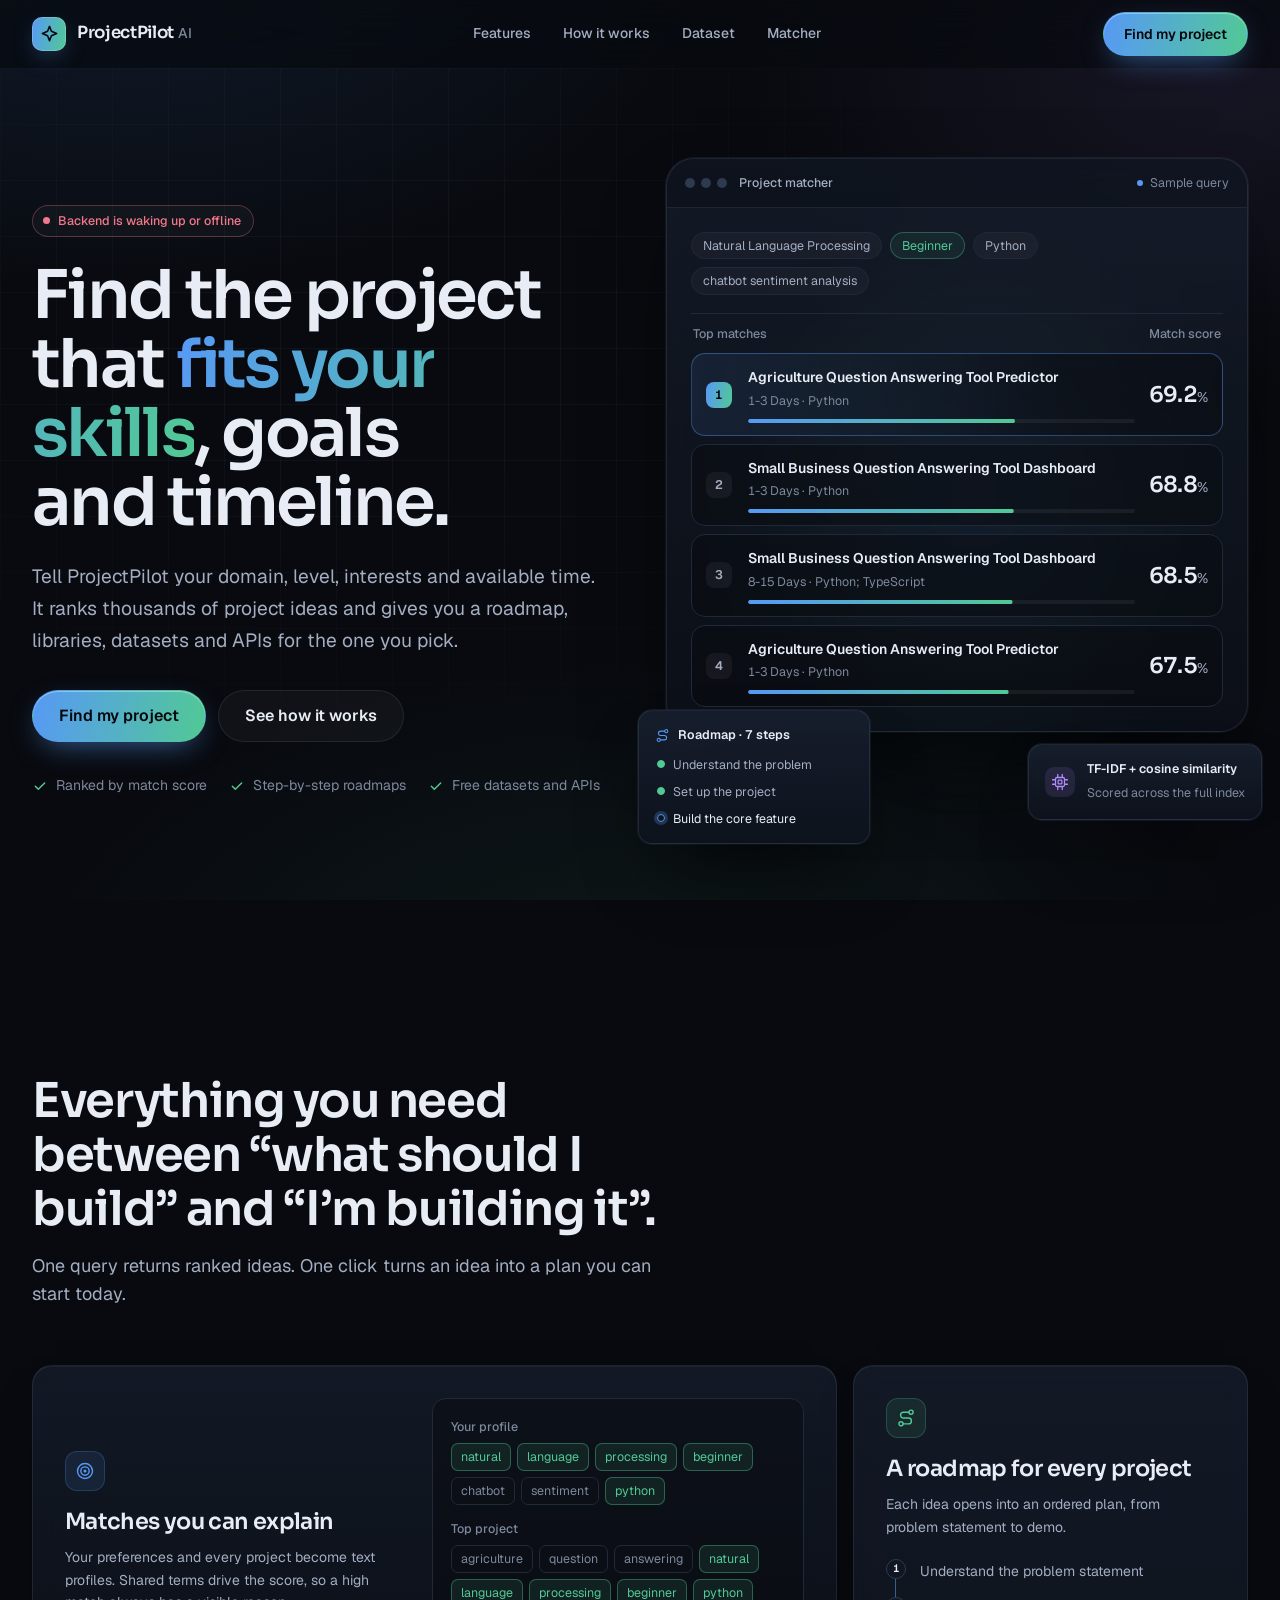
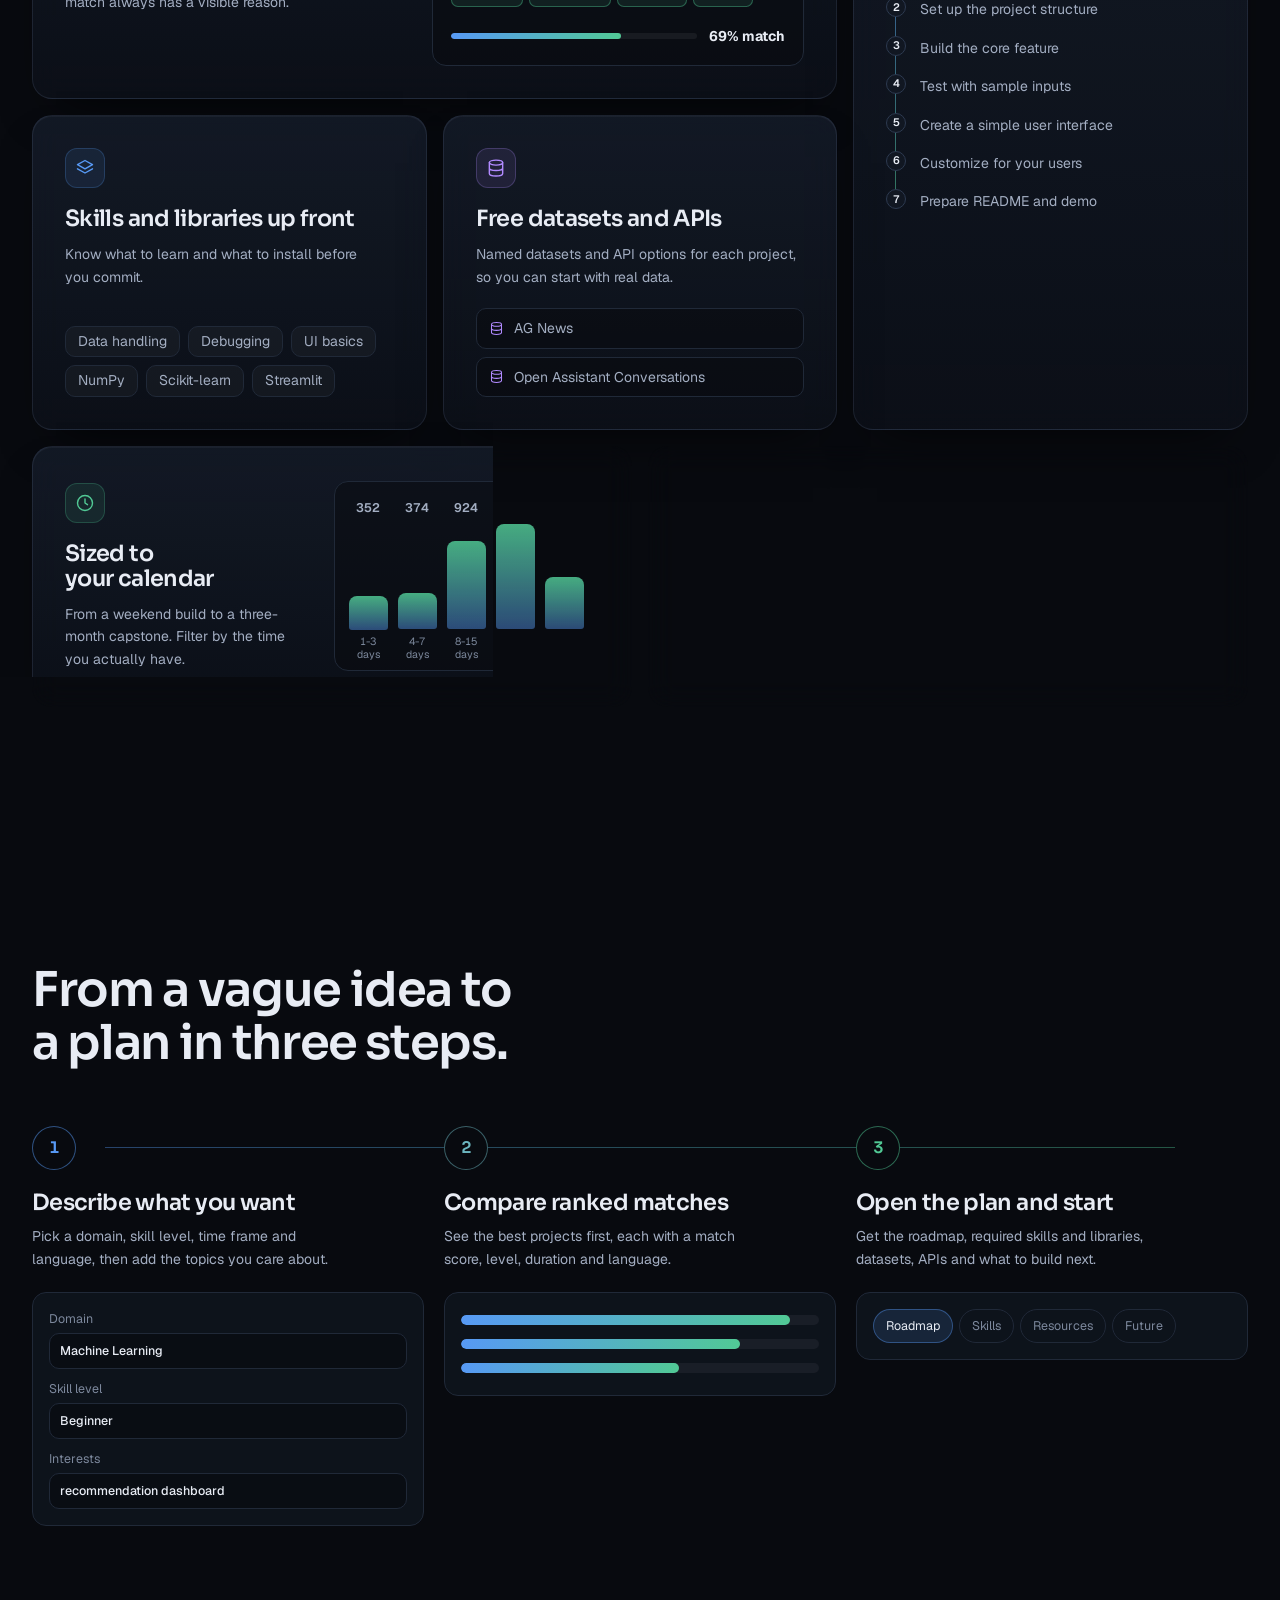
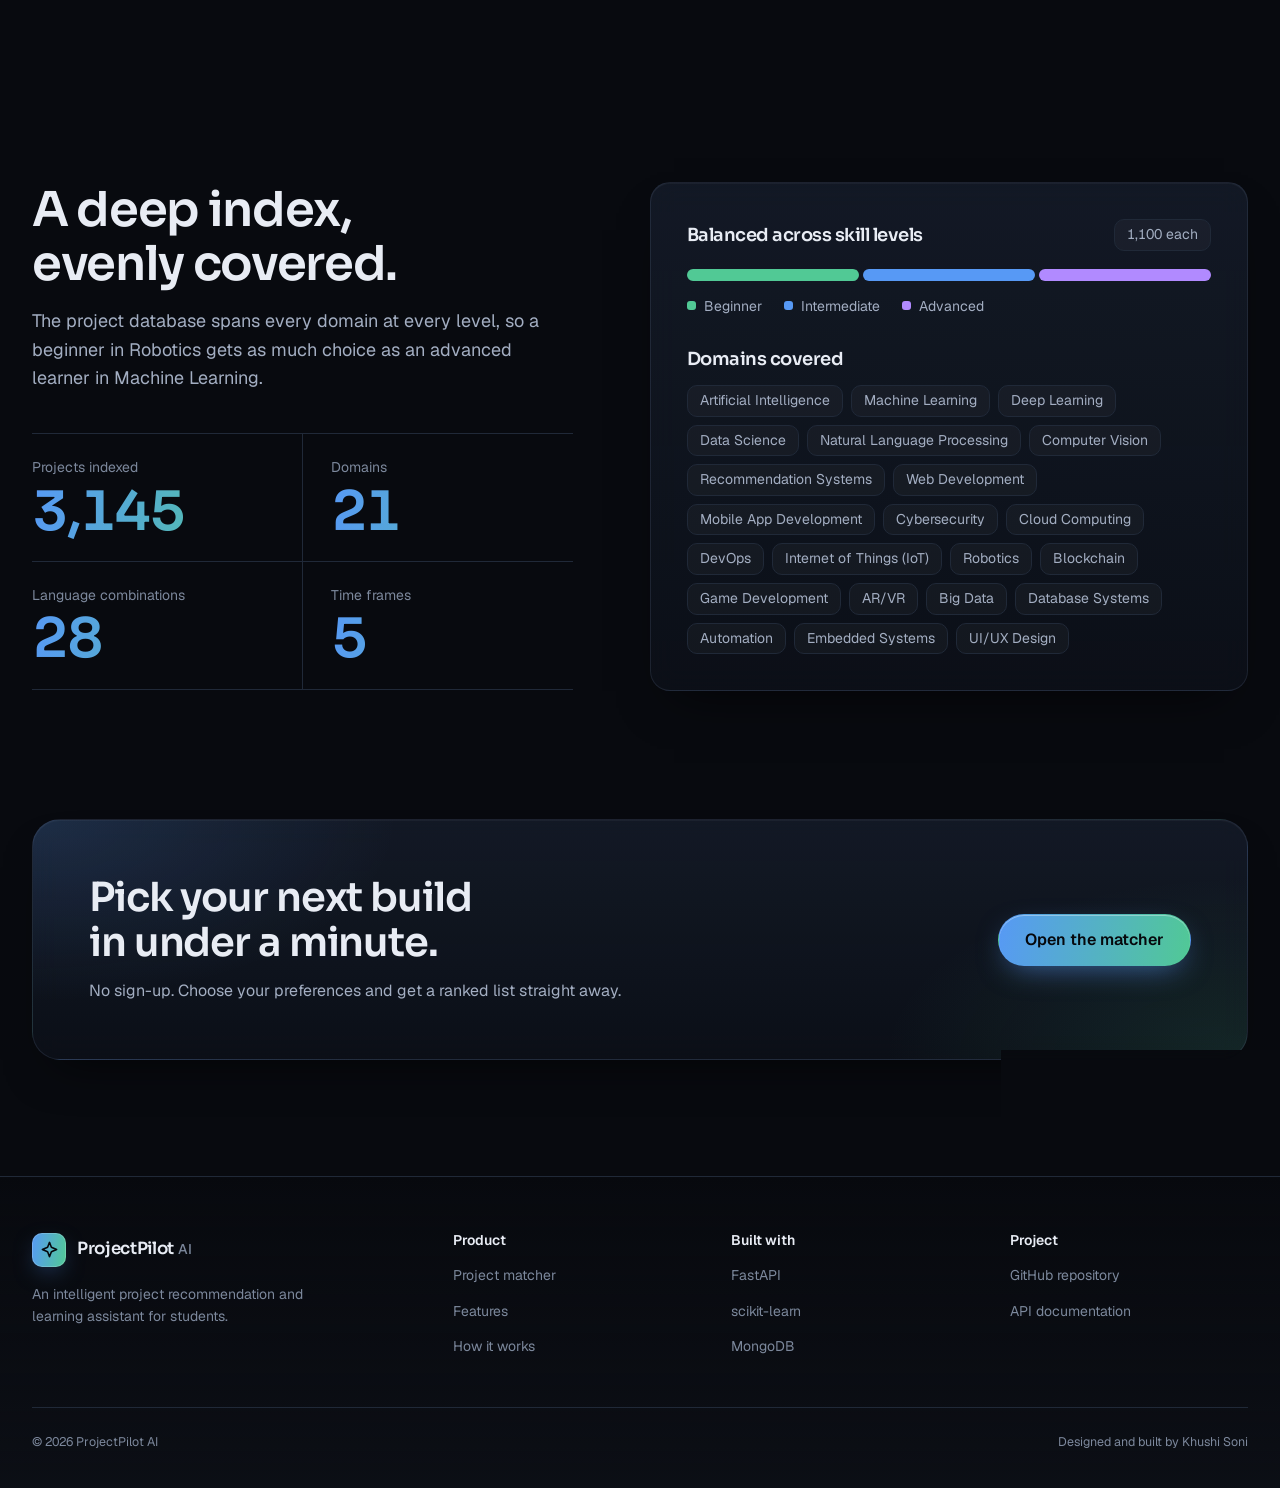
<file: frontend/index.html>
<!DOCTYPE html>
<html lang="en" class="no-js">
  <head>
    <meta charset="UTF-8" />
    <meta name="viewport" content="width=device-width, initial-scale=1.0" />
    <title>ProjectPilot AI | Find the project that fits you</title>
    <meta
      name="description"
      content="ProjectPilot AI matches students with practical projects by domain, skill level, interests, time and language, then hands over a roadmap, datasets and APIs."
    />
    <meta name="theme-color" content="#080A0F" />
    <link rel="icon" href="favicon.svg" type="image/svg+xml" />
    <link rel="preload" href="fonts/sora-latin-wght-normal.woff2" as="font" type="font/woff2" crossorigin />
    <link rel="preload" href="fonts/geist-latin-wght-normal.woff2" as="font" type="font/woff2" crossorigin />
    <link rel="stylesheet" href="css/tokens.css" />
    <link rel="stylesheet" href="css/base.css" />
    <link rel="stylesheet" href="css/landing.css" />
  </head>
  <body>
    <a class="skip-link" href="#main">Skip to content</a>

    <header class="site-header">
      <nav class="navbar container" aria-label="Main navigation">
        <a class="brand" href="index.html" aria-label="ProjectPilot AI home">
          <span class="brand-mark"><svg class="icon" aria-hidden="true"><use href="#i-logo"></use></svg></span>
          <span>ProjectPilot <small>AI</small></span>
        </a>

        <div class="nav-links" id="navLinks">
          <a href="#features">Features</a>
          <a href="#how">How it works</a>
          <a href="#index">Dataset</a>
          <a href="app.html">Matcher</a>
        </div>

        <div class="nav-actions">
          <a class="button button-primary" href="app.html">Find my project</a>
          <button class="nav-toggle" type="button" aria-label="Toggle navigation" aria-controls="navLinks" aria-expanded="false"></button>
        </div>
      </nav>
    </header>

    <main id="main">
      <!-- ================= HERO ================= -->
      <section class="hero" id="home">
        <div class="hero-grid-bg" aria-hidden="true"></div>
        <div class="container hero-inner">
          <div class="hero-copy">
            <span class="status" id="heroStatus" role="status">Checking backend</span>
            <h1>Find the project that <span class="grad">fits your skills</span>, goals and timeline.</h1>
            <p class="lead">
              Tell ProjectPilot your domain, level, interests and available time. It ranks thousands of
              project ideas and gives you a roadmap, libraries, datasets and APIs for the one you pick.
            </p>
            <div class="hero-actions">
              <a class="button button-primary button-lg" href="app.html">Find my project</a>
              <a class="button button-ghost button-lg" href="#how">See how it works</a>
            </div>
            <ul class="hero-facts" aria-label="What you get">
              <li><svg class="icon" aria-hidden="true"><use href="#i-check"></use></svg>Ranked by match score</li>
              <li><svg class="icon" aria-hidden="true"><use href="#i-check"></use></svg>Step-by-step roadmaps</li>
              <li><svg class="icon" aria-hidden="true"><use href="#i-check"></use></svg>Free datasets and APIs</li>
            </ul>
          </div>

          <!-- Product preview. Rows are real results from the recommender for the query shown. -->
          <div class="hero-visual" aria-label="Preview of the project matcher showing ranked results">
            <div class="preview glass">
              <div class="preview-bar">
                <span class="dots" aria-hidden="true"><i></i><i></i><i></i></span>
                <span class="preview-title">Project matcher</span>
                <span class="preview-live"><i></i>Sample query</span>
              </div>

              <div class="preview-body">
                <div class="query">
                  <span class="chip">Natural Language Processing</span>
                  <span class="chip level-chip beginner">Beginner</span>
                  <span class="chip">Python</span>
                  <span class="chip">chatbot sentiment analysis</span>
                </div>

                <div class="preview-head">
                  <span>Top matches</span>
                  <span>Match score</span>
                </div>

                <ol class="rank" id="heroRank">
                  <li style="--score: 69.16; --i: 0">
                    <span class="rank-n">1</span>
                    <div class="rank-main">
                      <strong>Agriculture Question Answering Tool Predictor</strong>
                      <span class="rank-meta">1-3 Days · Python</span>
                      <span class="rank-bar"><i></i></span>
                    </div>
                    <span class="rank-score"><b>69.2</b>%</span>
                  </li>
                  <li style="--score: 68.84; --i: 1">
                    <span class="rank-n">2</span>
                    <div class="rank-main">
                      <strong>Small Business Question Answering Tool Dashboard</strong>
                      <span class="rank-meta">1-3 Days · Python</span>
                      <span class="rank-bar"><i></i></span>
                    </div>
                    <span class="rank-score"><b>68.8</b>%</span>
                  </li>
                  <li style="--score: 68.53; --i: 2">
                    <span class="rank-n">3</span>
                    <div class="rank-main">
                      <strong>Small Business Question Answering Tool Dashboard</strong>
                      <span class="rank-meta">8-15 Days · Python; TypeScript</span>
                      <span class="rank-bar"><i></i></span>
                    </div>
                    <span class="rank-score"><b>68.5</b>%</span>
                  </li>
                  <li style="--score: 67.51; --i: 3">
                    <span class="rank-n">4</span>
                    <div class="rank-main">
                      <strong>Agriculture Question Answering Tool Predictor</strong>
                      <span class="rank-meta">1-3 Days · Python</span>
                      <span class="rank-bar"><i></i></span>
                    </div>
                    <span class="rank-score"><b>67.5</b>%</span>
                  </li>
                </ol>
              </div>
            </div>

            <div class="float-card float-roadmap glass" aria-hidden="true">
              <div class="float-title"><svg class="icon"><use href="#i-route"></use></svg>Roadmap · 7 steps</div>
              <ul>
                <li class="done">Understand the problem</li>
                <li class="done">Set up the project</li>
                <li class="now">Build the core feature</li>
              </ul>
            </div>

            <div class="float-card float-engine glass" aria-hidden="true">
              <svg class="icon"><use href="#i-cpu"></use></svg>
              <div>
                <strong>TF-IDF + cosine similarity</strong>
                <span>Scored across the full index</span>
              </div>
            </div>
          </div>
        </div>
      </section>

      <!-- ================= FEATURES (BENTO) ================= -->
      <section class="section" id="features">
        <div class="container">
          <div class="section-head reveal">
            <h2>Everything you need between “what should I build” and “I’m building it”.</h2>
            <p>One query returns ranked ideas. One click turns an idea into a plan you can start today.</p>
          </div>

          <div class="bento">
            <!-- A: explainable matching -->
            <article class="bento-card spot glass b-explain reveal">
              <div class="bento-text">
                <span class="bento-icon"><svg class="icon"><use href="#i-target"></use></svg></span>
                <h3>Matches you can explain</h3>
                <p>
                  Your preferences and every project become text profiles. Shared terms drive the score, so
                  a high match always has a visible reason.
                </p>
              </div>
              <div class="viz-tokens" aria-label="Example of shared terms between a user profile and a project">
                <div class="tok-row">
                  <span class="tok-label">Your profile</span>
                  <span class="tok hit">natural</span><span class="tok hit">language</span><span class="tok hit">processing</span>
                  <span class="tok hit">beginner</span><span class="tok">chatbot</span><span class="tok">sentiment</span><span class="tok hit">python</span>
                </div>
                <div class="tok-row">
                  <span class="tok-label">Top project</span>
                  <span class="tok">agriculture</span><span class="tok">question</span><span class="tok">answering</span>
                  <span class="tok hit">natural</span><span class="tok hit">language</span><span class="tok hit">processing</span>
                  <span class="tok hit">beginner</span><span class="tok hit">python</span>
                </div>
                <div class="tok-score">
                  <span class="tok-bar"><i style="width: 69%"></i></span>
                  <strong>69% match</strong>
                </div>
              </div>
            </article>

            <!-- B: roadmap -->
            <article class="bento-card spot glass b-roadmap reveal" style="--d: 80ms">
              <span class="bento-icon"><svg class="icon"><use href="#i-route"></use></svg></span>
              <h3>A roadmap for every project</h3>
              <p>Each idea opens into an ordered plan, from problem statement to demo.</p>
              <ol class="timeline">
                <li>Understand the problem statement</li>
                <li>Set up the project structure</li>
                <li>Build the core feature</li>
                <li>Test with sample inputs</li>
                <li>Create a simple user interface</li>
                <li>Customize for your users</li>
                <li>Prepare README and demo</li>
              </ol>
            </article>

            <!-- C: skills & libraries -->
            <article class="bento-card spot glass b-skills reveal" style="--d: 40ms">
              <span class="bento-icon"><svg class="icon"><use href="#i-layers"></use></svg></span>
              <h3>Skills and libraries up front</h3>
              <p>Know what to learn and what to install before you commit.</p>
              <div class="chip-cloud">
                <span class="chip">Data handling</span><span class="chip">Debugging</span><span class="chip">UI basics</span>
                <span class="chip">NumPy</span><span class="chip">Scikit-learn</span><span class="chip">Streamlit</span>
              </div>
            </article>

            <!-- D: datasets & APIs -->
            <article class="bento-card spot glass b-data reveal" style="--d: 80ms">
              <span class="bento-icon"><svg class="icon"><use href="#i-database"></use></svg></span>
              <h3>Free datasets and APIs</h3>
              <p>Named datasets and API options for each project, so you can start with real data.</p>
              <ul class="src-list" aria-label="Example datasets">
                <li><svg class="icon"><use href="#i-database"></use></svg>AG News</li>
                <li><svg class="icon"><use href="#i-database"></use></svg>Open Assistant Conversations</li>
              </ul>
            </article>

            <!-- E: sized to time -->
            <article class="bento-card spot glass b-time reveal">
              <div class="bento-text">
                <span class="bento-icon"><svg class="icon"><use href="#i-clock"></use></svg></span>
                <h3>Sized to your calendar</h3>
                <p>From a weekend build to a three-month capstone. Filter by the time you actually have.</p>
              </div>
              <div class="viz-time" role="img" aria-label="Projects by estimated time: 352 for 1 to 3 days, 374 for 4 to 7 days, 924 for 8 to 15 days, 1100 for 16 to 30 days, 550 for 1 to 3 months">
                <div class="time-col" style="--h: 32%"><b>352</b><i></i><span>1-3 days</span></div>
                <div class="time-col" style="--h: 34%"><b>374</b><i></i><span>4-7 days</span></div>
                <div class="time-col" style="--h: 84%"><b>924</b><i></i><span>8-15 days</span></div>
                <div class="time-col" style="--h: 100%"><b>1,100</b><i></i><span>16-30 days</span></div>
                <div class="time-col" style="--h: 50%"><b>550</b><i></i><span>1-3 months</span></div>
              </div>
            </article>

            <!-- F: open API -->
            <article class="bento-card spot glass b-api reveal" style="--d: 80ms">
              <div class="bento-text">
                <span class="bento-icon"><svg class="icon"><use href="#i-terminal"></use></svg></span>
                <h3>Open API underneath</h3>
                <p>A FastAPI backend with MongoDB storage and a JSON fallback. Build on it or call it directly.</p>
              </div>
              <pre class="code" aria-label="Example request to the recommend endpoint"><code><span class="c-m">POST</span> <span class="c-p">/recommend</span>
{
  <span class="c-k">"domain"</span>: <span class="c-s">"Machine Learning"</span>,
  <span class="c-k">"skill_level"</span>: <span class="c-s">"Beginner"</span>,
  <span class="c-k">"interests"</span>: <span class="c-s">"dashboard"</span>,
  <span class="c-k">"top_n"</span>: <span class="c-n">5</span>
}</code></pre>
            </article>
          </div>
        </div>
      </section>

      <!-- ================= HOW IT WORKS ================= -->
      <section class="section how" id="how">
        <div class="container">
          <div class="section-head reveal">
            <h2>From a vague idea to a plan in three steps.</h2>
          </div>

          <ol class="steps">
            <li class="step reveal">
              <span class="step-n">1</span>
              <h3>Describe what you want</h3>
              <p>Pick a domain, skill level, time frame and language, then add the topics you care about.</p>
              <div class="step-viz sv-form" aria-hidden="true">
                <span>Domain<b>Machine Learning</b></span>
                <span>Skill level<b>Beginner</b></span>
                <span>Interests<b>recommendation dashboard</b></span>
              </div>
            </li>
            <li class="step reveal" style="--d: 100ms">
              <span class="step-n">2</span>
              <h3>Compare ranked matches</h3>
              <p>See the best projects first, each with a match score, level, duration and language.</p>
              <div class="step-viz sv-rank" aria-hidden="true">
                <span><i style="width: 92%"></i></span>
                <span><i style="width: 78%"></i></span>
                <span><i style="width: 61%"></i></span>
              </div>
            </li>
            <li class="step reveal" style="--d: 200ms">
              <span class="step-n">3</span>
              <h3>Open the plan and start</h3>
              <p>Get the roadmap, required skills and libraries, datasets, APIs and what to build next.</p>
              <div class="step-viz sv-tabs" aria-hidden="true">
                <span class="on">Roadmap</span><span>Skills</span><span>Resources</span><span>Future</span>
              </div>
            </li>
          </ol>
        </div>
      </section>

      <!-- ================= INDEX / METRICS ================= -->
      <section class="section" id="index">
        <div class="container index-grid">
          <div class="reveal">
            <h2>A deep index, evenly covered.</h2>
            <p class="index-lead">
              The project database spans every domain at every level, so a beginner in Robotics gets as
              much choice as an advanced learner in Machine Learning.
            </p>

            <dl class="metrics">
              <div class="metric">
                <dt>Projects indexed</dt>
                <dd><span id="statProjects" data-count="3300">3,300</span></dd>
              </div>
              <div class="metric">
                <dt>Domains</dt>
                <dd><span id="statDomains" data-count="22">22</span></dd>
              </div>
              <div class="metric">
                <dt>Language combinations</dt>
                <dd><span id="statLanguages" data-count="29">29</span></dd>
              </div>
              <div class="metric">
                <dt>Time frames</dt>
                <dd><span id="statTimes" data-count="5">5</span></dd>
              </div>
            </dl>
          </div>

          <div class="index-panel glass reveal" style="--d: 100ms">
            <div class="level-split">
              <div class="level-head">
                <h3>Balanced across skill levels</h3>
                <span class="chip">1,100 each</span>
              </div>
              <div class="level-bar" role="img" aria-label="Projects split evenly across Beginner, Intermediate and Advanced">
                <span class="l-beginner"></span><span class="l-intermediate"></span><span class="l-advanced"></span>
              </div>
              <ul class="level-legend">
                <li><i class="l-beginner"></i>Beginner</li>
                <li><i class="l-intermediate"></i>Intermediate</li>
                <li><i class="l-advanced"></i>Advanced</li>
              </ul>
            </div>

            <div class="domain-block">
              <h3>Domains covered</h3>
              <div class="chip-cloud" id="domainCloud">
                <span class="chip">Artificial Intelligence</span><span class="chip">Machine Learning</span>
                <span class="chip">Deep Learning</span><span class="chip">Data Science</span>
                <span class="chip">Natural Language Processing</span><span class="chip">Computer Vision</span>
                <span class="chip">Recommendation Systems</span><span class="chip">Web Development</span>
                <span class="chip">Mobile App Development</span><span class="chip">Cybersecurity</span>
                <span class="chip">Cloud Computing</span><span class="chip">DevOps</span>
                <span class="chip">Internet of Things (IoT)</span><span class="chip">Robotics</span>
                <span class="chip">Blockchain</span><span class="chip">Game Development</span>
                <span class="chip">AR/VR</span><span class="chip">Big Data</span>
                <span class="chip">Database Systems</span><span class="chip">Automation</span>
                <span class="chip">Embedded Systems</span><span class="chip">UI/UX Design</span>
              </div>
            </div>
          </div>
        </div>
      </section>

      <!-- ================= CTA ================= -->
      <section class="cta-section">
        <div class="container">
          <div class="cta glass reveal">
            <div>
              <h2>Pick your next build in under a minute.</h2>
              <p>No sign-up. Choose your preferences and get a ranked list straight away.</p>
            </div>
            <a class="button button-primary button-lg" href="app.html">Open the matcher</a>
          </div>
        </div>
      </section>
    </main>

    <footer class="site-footer">
      <div class="container">
        <div class="footer-grid">
          <div class="footer-about">
            <a class="brand" href="index.html">
              <span class="brand-mark"><svg class="icon" aria-hidden="true"><use href="#i-logo"></use></svg></span>
              <span>ProjectPilot <small>AI</small></span>
            </a>
            <p>An intelligent project recommendation and learning assistant for students.</p>
          </div>
          <div class="footer-col">
            <h4>Product</h4>
            <ul>
              <li><a href="app.html">Project matcher</a></li>
              <li><a href="#features">Features</a></li>
              <li><a href="#how">How it works</a></li>
            </ul>
          </div>
          <div class="footer-col">
            <h4>Built with</h4>
            <ul>
              <li><a href="https://fastapi.tiangolo.com" target="_blank" rel="noreferrer">FastAPI</a></li>
              <li><a href="https://scikit-learn.org" target="_blank" rel="noreferrer">scikit-learn</a></li>
              <li><a href="https://www.mongodb.com" target="_blank" rel="noreferrer">MongoDB</a></li>
            </ul>
          </div>
          <div class="footer-col">
            <h4>Project</h4>
            <ul>
              <li><a href="https://github.com/Khushi-Soni-25/Pilot_AI" target="_blank" rel="noreferrer">GitHub repository</a></li>
              <li><a href="https://pilot-ai-8hig.onrender.com/docs" target="_blank" rel="noreferrer">API documentation</a></li>
            </ul>
          </div>
        </div>
        <div class="footer-base">
          <span>© <span data-year>2026</span> ProjectPilot AI</span>
          <span>Designed and built by Khushi Soni</span>
        </div>
      </div>
    </footer>

    <script src="js/icons.js"></script>
    <script src="js/ui.js"></script>
    <script src="js/api.js"></script>
    <script src="js/landing.js"></script>
  </body>
</html>
</file>
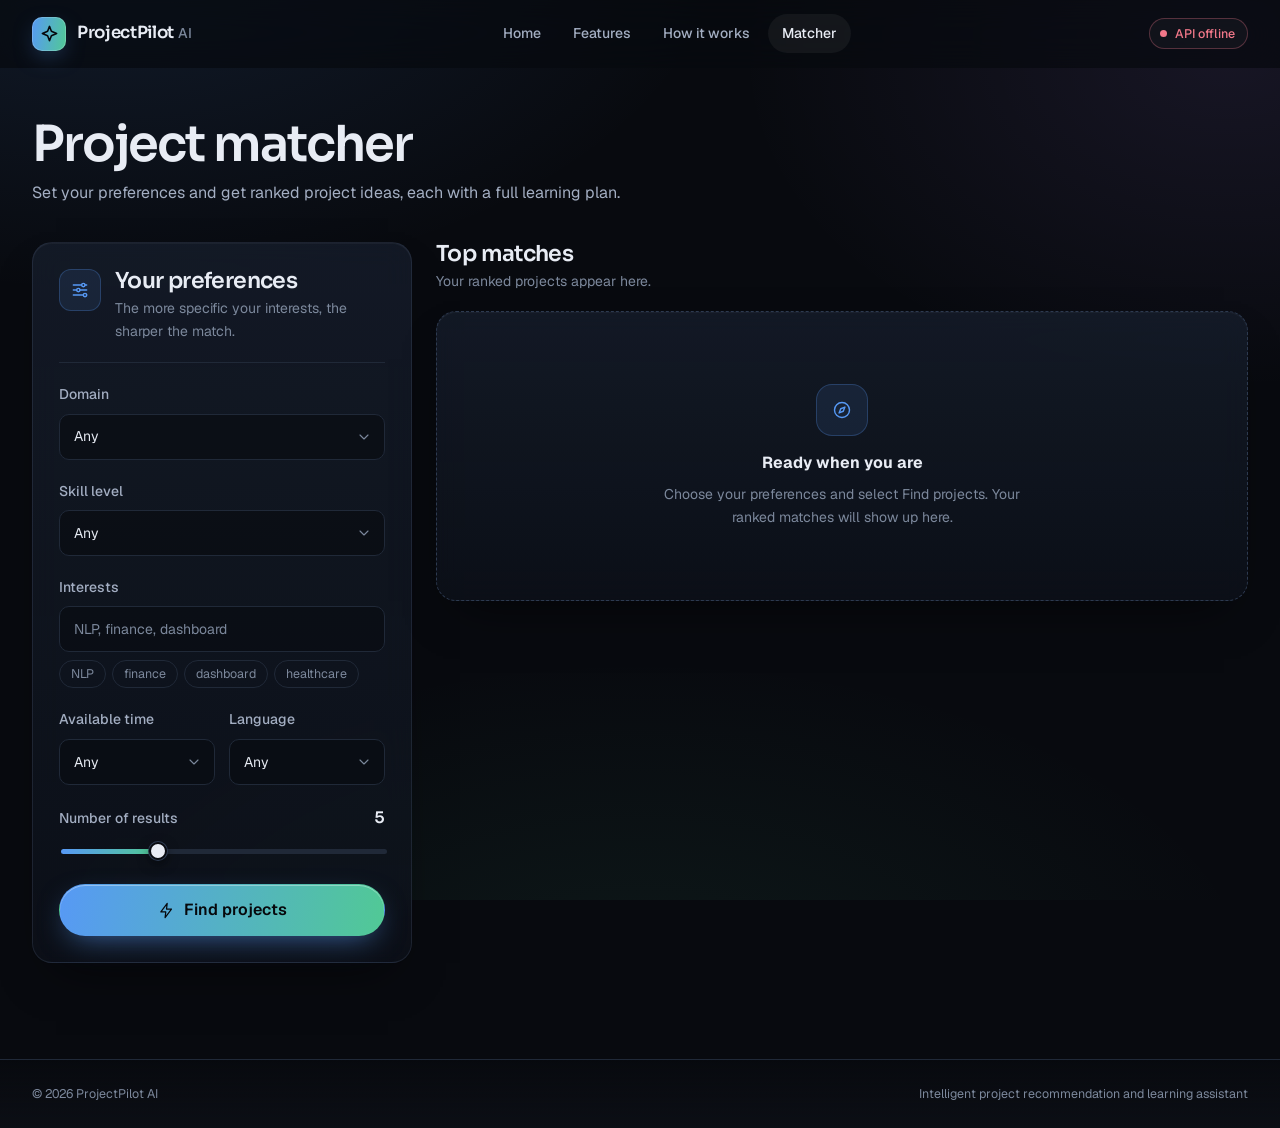
<file: frontend/app.html>
<!DOCTYPE html>
<html lang="en" class="no-js">
  <head>
    <meta charset="UTF-8" />
    <meta name="viewport" content="width=device-width, initial-scale=1.0" />
    <title>Project matcher | ProjectPilot AI</title>
    <meta name="description" content="Enter your domain, skill level, interests, time and language to get ranked project recommendations with full learning plans." />
    <meta name="theme-color" content="#080A0F" />
    <link rel="icon" href="favicon.svg" type="image/svg+xml" />
    <link rel="preload" href="fonts/sora-latin-wght-normal.woff2" as="font" type="font/woff2" crossorigin />
    <link rel="preload" href="fonts/geist-latin-wght-normal.woff2" as="font" type="font/woff2" crossorigin />
    <link rel="stylesheet" href="css/tokens.css" />
    <link rel="stylesheet" href="css/base.css" />
    <link rel="stylesheet" href="css/workspace.css" />
  </head>
  <body>
    <a class="skip-link" href="#results">Skip to results</a>

    <header class="site-header">
      <nav class="navbar container" aria-label="Main navigation">
        <a class="brand" href="index.html" aria-label="ProjectPilot AI home">
          <span class="brand-mark"><svg class="icon" aria-hidden="true"><use href="#i-logo"></use></svg></span>
          <span>ProjectPilot <small>AI</small></span>
        </a>

        <div class="nav-links" id="navLinks">
          <a href="index.html">Home</a>
          <a href="index.html#features">Features</a>
          <a href="index.html#how">How it works</a>
          <a href="app.html" aria-current="page">Matcher</a>
        </div>

        <div class="nav-actions">
          <span class="status" id="apiStatus" role="status">Checking API</span>
          <button class="nav-toggle" type="button" aria-label="Toggle navigation" aria-controls="navLinks" aria-expanded="false"></button>
        </div>
      </nav>
    </header>

    <main class="container workspace-page">
      <div class="page-head">
        <h1>Project matcher</h1>
        <p>Set your preferences and get ranked project ideas, each with a full learning plan.</p>
      </div>

      <div class="workspace">
        <!-- ================= PREFERENCES ================= -->
        <form class="preference-form glass" id="preferenceForm" novalidate>
          <div class="form-header">
            <span class="form-icon"><svg class="icon" aria-hidden="true"><use href="#i-sliders"></use></svg></span>
            <div>
              <h2>Your preferences</h2>
              <p>The more specific your interests, the sharper the match.</p>
            </div>
          </div>

          <div class="field">
            <label for="domain">Domain</label>
            <div class="select-wrap">
              <select id="domain" name="domain" required>
                <option value="">Loading domains...</option>
              </select>
              <svg class="icon" aria-hidden="true"><use href="#i-chevron"></use></svg>
            </div>
          </div>

          <div class="field">
            <label for="skillLevel">Skill level</label>
            <div class="select-wrap">
              <select id="skillLevel" name="skill_level" required>
                <option value="">Loading skill levels...</option>
              </select>
              <svg class="icon" aria-hidden="true"><use href="#i-chevron"></use></svg>
            </div>
          </div>

          <div class="field">
            <label for="interests">Interests</label>
            <input
              id="interests"
              name="interests"
              type="text"
              placeholder="NLP, finance, dashboard"
              minlength="2"
              autocomplete="off"
              required
            />
            <div class="suggest" aria-label="Interest suggestions">
              <button type="button" class="chip-btn" data-interest="NLP">NLP</button>
              <button type="button" class="chip-btn" data-interest="finance">finance</button>
              <button type="button" class="chip-btn" data-interest="dashboard">dashboard</button>
              <button type="button" class="chip-btn" data-interest="healthcare">healthcare</button>
            </div>
          </div>

          <div class="two-column">
            <div class="field">
              <label for="availableTime">Available time</label>
              <div class="select-wrap">
                <select id="availableTime" name="available_time" required>
                  <option value="">Loading...</option>
                </select>
                <svg class="icon" aria-hidden="true"><use href="#i-chevron"></use></svg>
              </div>
            </div>

            <div class="field">
              <label for="preferredLanguage">Language</label>
              <div class="select-wrap">
                <select id="preferredLanguage" name="preferred_language" required>
                  <option value="">Loading...</option>
                </select>
                <svg class="icon" aria-hidden="true"><use href="#i-chevron"></use></svg>
              </div>
            </div>
          </div>

          <div class="field">
            <div class="range-head">
              <label for="topN">Number of results</label>
              <span class="range-value"><span id="topNValue">5</span></span>
            </div>
            <input id="topN" name="top_n" type="range" min="3" max="10" value="5" />
          </div>

          <p class="form-error" id="formError" role="alert"></p>

          <button class="button button-primary button-lg submit-button" type="submit">
            <svg class="icon" aria-hidden="true"><use href="#i-zap"></use></svg>
            Find projects
          </button>
        </form>

        <!-- ================= RESULTS ================= -->
        <section class="results-panel" id="results" aria-labelledby="resultsTitle">
          <div class="results-header">
            <div>
              <h2 id="resultsTitle">Top matches</h2>
              <p id="resultsSub">Your ranked projects appear here.</p>
            </div>
          </div>

          <div class="summary hidden" id="summary" aria-label="Result summary"></div>

          <div class="loading-state hidden" id="loadingState" aria-live="polite">
            <p class="loading-note" id="loadingNote">Finding your best project matches</p>
            <div class="skeleton-list" aria-hidden="true">
              <div class="skeleton"></div>
              <div class="skeleton"></div>
              <div class="skeleton"></div>
            </div>
          </div>

          <div class="empty-state glass" id="emptyState">
            <span class="empty-icon"><svg class="icon" aria-hidden="true"><use href="#i-compass"></use></svg></span>
            <strong>Ready when you are</strong>
            <p>Choose your preferences and select Find projects. Your ranked matches will show up here.</p>
          </div>

          <div class="cards-grid" id="resultsGrid" aria-live="polite"></div>
        </section>
      </div>
    </main>

    <!-- ================= PROJECT DETAILS DRAWER ================= -->
    <div class="drawer-backdrop" id="drawerBackdrop"></div>
    <aside class="drawer hidden" id="projectDetails" role="dialog" aria-modal="true" aria-labelledby="detailTitle" tabindex="-1">
      <div class="drawer-head">
        <div class="drawer-top">
          <span class="drawer-kicker">Project plan</span>
          <button class="icon-button" type="button" id="closeDetails" aria-label="Close project details">
            <svg class="icon" aria-hidden="true"><use href="#i-x"></use></svg>
          </button>
        </div>
        <h2 id="detailTitle"></h2>
        <p id="detailDescription"></p>
        <div class="badge-row" id="detailMeta"></div>

        <div class="tabs" role="tablist" aria-label="Project details">
          <button class="tab-button active" type="button" role="tab" data-tab="roadmap">Roadmap</button>
          <button class="tab-button" type="button" role="tab" data-tab="skills">Skills and tools</button>
          <button class="tab-button" type="button" role="tab" data-tab="resources">Resources</button>
          <button class="tab-button" type="button" role="tab" data-tab="future">Future scope</button>
        </div>
      </div>

      <div class="drawer-body">
        <div class="tab-content active" id="tab-roadmap" role="tabpanel"></div>
        <div class="tab-content" id="tab-skills" role="tabpanel"></div>
        <div class="tab-content" id="tab-resources" role="tabpanel"></div>
        <div class="tab-content" id="tab-future" role="tabpanel"></div>
      </div>
    </aside>

    <footer class="site-footer slim">
      <div class="container">
        <div class="footer-base compact">
          <span>© <span data-year>2026</span> ProjectPilot AI</span>
          <span>Intelligent project recommendation and learning assistant</span>
        </div>
      </div>
    </footer>

    <script src="js/icons.js"></script>
    <script src="js/ui.js"></script>
    <script src="js/api.js"></script>
    <script src="js/app.js"></script>
  </body>
</html>
</file>
<file: frontend/css/tokens.css>
/* ==========================================================================
   ProjectPilot AI - design tokens
   Single source of truth for colour, type, spacing, radius and motion.
   ========================================================================== */

@font-face {
  font-family: "Sora";
  src: url("../fonts/sora-latin-wght-normal.woff2") format("woff2");
  font-weight: 100 800;
  font-style: normal;
  font-display: swap;
}

@font-face {
  font-family: "Geist";
  src: url("../fonts/geist-latin-wght-normal.woff2") format("woff2");
  font-weight: 100 900;
  font-style: normal;
  font-display: swap;
}

:root {
  /* Surfaces */
  --bg: #080a0f;
  --bg-raised: #0d1017;
  --surface: #111722;
  --surface-2: #161d2b;
  --border: #202938;
  --border-strong: #2d3a50;

  /* Brand accents */
  --blue: #5799f5;
  --green: #51c995;
  --purple: #b18aff;
  --danger: #f2788a;
  --warning: #f0b86a;

  /* Text */
  --text: #e8ecf4;
  --text-2: #a3aec2;
  --text-3: #7c889c;
  --on-accent: #06080c;

  /* Skill level encoding (used everywhere a level appears) */
  --level-beginner: var(--green);
  --level-intermediate: var(--blue);
  --level-advanced: var(--purple);

  /* Gradients */
  --grad-brand: linear-gradient(100deg, var(--blue) 0%, var(--green) 100%);
  --grad-brand-soft: linear-gradient(100deg, rgba(87, 153, 245, 0.16), rgba(81, 201, 149, 0.16));

  /* Glass */
  --glass: linear-gradient(180deg, rgba(23, 31, 46, 0.72), rgba(14, 19, 29, 0.62));
  --glass-border: rgba(120, 140, 175, 0.16);
  --shadow-card: 0 1px 0 rgba(255, 255, 255, 0.04) inset, 0 24px 48px -24px rgba(0, 0, 0, 0.7);
  --shadow-pop: 0 40px 80px -30px rgba(0, 0, 0, 0.85), 0 0 0 1px rgba(120, 140, 175, 0.12);

  /* Type */
  --font-display: "Sora", "Geist", ui-sans-serif, system-ui, sans-serif;
  --font-body: "Geist", ui-sans-serif, system-ui, -apple-system, "Segoe UI", sans-serif;

  --fs-xs: 0.78rem;
  --fs-sm: 0.875rem;
  --fs-md: 1rem;
  --fs-lg: 1.125rem;
  --fs-xl: 1.375rem;
  --fs-h3: clamp(1.15rem, 1rem + 0.5vw, 1.4rem);
  --fs-h2: clamp(1.9rem, 1.3rem + 2.2vw, 3rem);
  --fs-h1: clamp(2.55rem, 1.4rem + 4.6vw, 4.9rem);

  /* Layout */
  --container: 1240px;
  --gutter: clamp(16px, 4vw, 32px);
  --nav-h: 68px;

  /* Radius: scale by element size, not one value for everything */
  --r-xs: 6px;
  --r-sm: 10px;
  --r-md: 14px;
  --r-lg: 20px;
  --r-xl: 28px;
  --r-pill: 999px;

  /* Motion */
  --ease: cubic-bezier(0.22, 1, 0.36, 1);
  --dur-fast: 160ms;
  --dur: 260ms;
}
</file>
<file: frontend/css/base.css>
/* ==========================================================================
   ProjectPilot AI - base styles shared by every page
   reset, typography, ambient background, nav, buttons, badges, glass, footer
   ========================================================================== */

*,
*::before,
*::after {
  box-sizing: border-box;
}

html {
  scroll-behavior: smooth;
  scroll-padding-top: calc(var(--nav-h) + 16px);
  -webkit-text-size-adjust: 100%;
  color-scheme: dark;
}

body {
  margin: 0;
  min-height: 100vh;
  font-family: var(--font-body);
  font-size: var(--fs-md);
  line-height: 1.6;
  color: var(--text);
  background: var(--bg);
  -webkit-font-smoothing: antialiased;
  font-variant-numeric: tabular-nums;
  overflow-x: hidden;
}

/* Ambient lighting: three soft light sources fixed behind everything */
body::before {
  content: "";
  position: fixed;
  inset: 0;
  z-index: -2;
  pointer-events: none;
  background:
    radial-gradient(900px 520px at 8% -8%, rgba(87, 153, 245, 0.13), transparent 70%),
    radial-gradient(700px 480px at 96% 6%, rgba(177, 138, 255, 0.09), transparent 70%),
    radial-gradient(900px 500px at 50% 112%, rgba(81, 201, 149, 0.08), transparent 70%),
    var(--bg);
}

h1,
h2,
h3,
h4 {
  margin: 0;
  font-family: var(--font-display);
  font-weight: 600;
  letter-spacing: -0.028em;
  line-height: 1.12;
  text-wrap: balance;
}

h1 {
  font-size: var(--fs-h1);
  letter-spacing: -0.04em;
  line-height: 1.03;
}
h2 {
  font-size: var(--fs-h2);
}
h3 {
  font-size: var(--fs-h3);
}

p {
  margin: 0;
  text-wrap: pretty;
}

a {
  color: inherit;
  text-decoration: none;
}

ul,
ol {
  margin: 0;
  padding: 0;
  list-style: none;
}

button,
input,
select,
textarea {
  font: inherit;
  color: inherit;
}

button {
  cursor: pointer;
}

img,
svg {
  display: block;
  max-width: 100%;
}

:focus-visible {
  outline: 2px solid var(--blue);
  outline-offset: 3px;
  border-radius: var(--r-xs);
}

::selection {
  background: rgba(87, 153, 245, 0.35);
}

.visually-hidden {
  position: absolute !important;
  width: 1px;
  height: 1px;
  overflow: hidden;
  clip: rect(0 0 0 0);
  white-space: nowrap;
}

.skip-link {
  position: fixed;
  top: 8px;
  left: 8px;
  z-index: 200;
  padding: 10px 16px;
  border-radius: var(--r-sm);
  background: var(--text);
  color: var(--bg);
  font-weight: 600;
  transform: translateY(-160%);
  transition: transform var(--dur-fast) var(--ease);
}
.skip-link:focus {
  transform: none;
}

.hidden {
  display: none !important;
}

/* ---------- Layout ---------- */

.container {
  width: min(var(--container), 100% - var(--gutter) * 2);
  margin-inline: auto;
}

.section {
  padding-block: clamp(72px, 10vw, 128px);
}

.section-head {
  max-width: 640px;
  margin-bottom: clamp(36px, 5vw, 56px);
}
.section-head p {
  margin-top: 16px;
  color: var(--text-2);
  font-size: var(--fs-lg);
  max-width: 56ch;
}

/* ---------- Gradient text ---------- */

.grad {
  background: var(--grad-brand);
  -webkit-background-clip: text;
  background-clip: text;
  color: transparent;
  -webkit-text-fill-color: transparent;
}

/* ---------- Icons ---------- */

.icon {
  width: 1.25em;
  height: 1.25em;
  flex: none;
  stroke: currentColor;
  fill: none;
  stroke-width: 1.7;
  stroke-linecap: round;
  stroke-linejoin: round;
}

/* ---------- Navigation ---------- */

.site-header {
  position: sticky;
  top: 0;
  z-index: 60;
  height: var(--nav-h);
  background: rgba(8, 10, 15, 0.72);
  backdrop-filter: blur(18px) saturate(140%);
  -webkit-backdrop-filter: blur(18px) saturate(140%);
  border-bottom: 1px solid transparent;
  transition: border-color var(--dur) var(--ease), background var(--dur) var(--ease);
}
.site-header.scrolled {
  border-color: var(--glass-border);
  background: rgba(8, 10, 15, 0.86);
}

.navbar {
  height: 100%;
  display: flex;
  align-items: center;
  justify-content: space-between;
  gap: 24px;
}

.brand {
  display: inline-flex;
  align-items: center;
  gap: 11px;
  font-family: var(--font-display);
  font-weight: 600;
  font-size: 1.05rem;
  letter-spacing: -0.02em;
}
.brand-mark {
  width: 34px;
  height: 34px;
  display: grid;
  place-items: center;
  border-radius: 10px;
  color: var(--on-accent);
  background: var(--grad-brand);
  box-shadow: 0 0 0 1px rgba(255, 255, 255, 0.18) inset, 0 8px 24px -8px rgba(87, 153, 245, 0.6);
}
.brand-mark .icon {
  width: 19px;
  height: 19px;
  stroke-width: 2;
}
.brand small {
  color: var(--text-3);
  font-family: var(--font-body);
  font-weight: 500;
  font-size: var(--fs-sm);
  letter-spacing: 0;
}

.nav-links {
  display: flex;
  align-items: center;
  gap: 4px;
}
.nav-links a {
  padding: 8px 14px;
  border-radius: var(--r-pill);
  color: var(--text-2);
  font-size: var(--fs-sm);
  font-weight: 500;
  transition: color var(--dur-fast), background var(--dur-fast);
}
.nav-links a:hover,
.nav-links a[aria-current="page"] {
  color: var(--text);
  background: rgba(255, 255, 255, 0.05);
}

.nav-actions {
  display: flex;
  align-items: center;
  gap: 10px;
}

.nav-toggle {
  display: none;
  width: 42px;
  height: 42px;
  place-items: center;
  border-radius: var(--r-sm);
  border: 1px solid var(--glass-border);
  background: rgba(255, 255, 255, 0.03);
}

@media (max-width: 860px) {
  .nav-toggle {
    display: grid;
  }
  .nav-links {
    position: absolute;
    top: calc(var(--nav-h) - 4px);
    left: var(--gutter);
    right: var(--gutter);
    flex-direction: column;
    align-items: stretch;
    gap: 2px;
    padding: 10px;
    border-radius: var(--r-lg);
    border: 1px solid var(--glass-border);
    background: rgba(13, 16, 23, 0.97);
    box-shadow: var(--shadow-pop);
    opacity: 0;
    visibility: hidden;
    transform: translateY(-8px);
    transition: opacity var(--dur) var(--ease), transform var(--dur) var(--ease), visibility var(--dur);
  }
  .nav-links.open {
    opacity: 1;
    visibility: visible;
    transform: none;
  }
  .nav-links a {
    padding: 12px 14px;
    border-radius: var(--r-sm);
    font-size: var(--fs-md);
  }
  .nav-actions .button {
    display: none;
  }
}

/* ---------- Buttons ---------- */

.button {
  position: relative;
  isolation: isolate;
  overflow: hidden;
  display: inline-flex;
  align-items: center;
  justify-content: center;
  gap: 9px;
  min-height: 44px;
  padding: 0 20px;
  border-radius: var(--r-pill);
  border: 1px solid transparent;
  font-weight: 600;
  font-size: var(--fs-sm);
  line-height: 1;
  white-space: nowrap;
  transition: transform var(--dur) var(--ease), box-shadow var(--dur) var(--ease),
    background var(--dur) var(--ease), border-color var(--dur);
}
.button .icon {
  width: 17px;
  height: 17px;
}
.button:active {
  transform: translateY(1px) scale(0.99);
}

.button-primary {
  color: var(--on-accent);
  background: var(--grad-brand);
  box-shadow: 0 1px 0 rgba(255, 255, 255, 0.35) inset, 0 10px 30px -10px rgba(87, 153, 245, 0.65);
}
.button-primary::after {
  /* light sweep on hover */
  content: "";
  position: absolute;
  inset: 0;
  z-index: -1;
  background: linear-gradient(105deg, transparent 30%, rgba(255, 255, 255, 0.38) 50%, transparent 70%);
  transform: translateX(-120%);
  transition: transform 700ms var(--ease);
}
.button-primary:hover {
  transform: translateY(-2px);
  box-shadow: 0 1px 0 rgba(255, 255, 255, 0.4) inset, 0 16px 38px -10px rgba(81, 201, 149, 0.55);
}
.button-primary:hover::after {
  transform: translateX(120%);
}

.button-ghost {
  color: var(--text);
  background: rgba(255, 255, 255, 0.035);
  border-color: var(--glass-border);
}
.button-ghost:hover {
  background: rgba(255, 255, 255, 0.07);
  border-color: var(--border-strong);
  transform: translateY(-2px);
}

.button-lg {
  min-height: 52px;
  padding: 0 26px;
  font-size: var(--fs-md);
}

.button[disabled] {
  opacity: 0.6;
  pointer-events: none;
}

.text-button {
  display: inline-flex;
  align-items: center;
  gap: 6px;
  padding: 6px 2px;
  border: 0;
  background: none;
  color: var(--blue);
  font-weight: 600;
  font-size: var(--fs-sm);
  transition: gap var(--dur) var(--ease), color var(--dur-fast);
}
.text-button:hover {
  gap: 10px;
  color: #7fb0f8;
}

/* ---------- Glass surface ---------- */

.glass {
  position: relative;
  border-radius: var(--r-lg);
  border: 1px solid var(--glass-border);
  background: var(--glass);
  backdrop-filter: blur(14px);
  -webkit-backdrop-filter: blur(14px);
  box-shadow: var(--shadow-card);
}

/* Cursor-following highlight on interactive glass (set via ui.js) */
.spot::before {
  content: "";
  position: absolute;
  inset: 0;
  border-radius: inherit;
  pointer-events: none;
  opacity: 0;
  background: radial-gradient(420px circle at var(--mx, 50%) var(--my, 50%), rgba(87, 153, 245, 0.12), transparent 60%);
  transition: opacity var(--dur) var(--ease);
}
.spot:hover::before {
  opacity: 1;
}

/* ---------- Badges / chips ---------- */

.badge-row {
  display: flex;
  flex-wrap: wrap;
  gap: 6px;
}
.badge {
  display: inline-flex;
  align-items: center;
  gap: 6px;
  padding: 3px 10px;
  border-radius: var(--r-pill);
  border: 1px solid var(--glass-border);
  background: rgba(255, 255, 255, 0.04);
  color: var(--text-2);
  font-size: var(--fs-xs);
  font-weight: 500;
  line-height: 1.5;
  white-space: nowrap;
}
.badge .icon {
  width: 13px;
  height: 13px;
}
.badge.level::before {
  content: "";
  width: 6px;
  height: 6px;
  border-radius: 50%;
  background: currentColor;
}
.badge.beginner {
  color: var(--level-beginner);
  border-color: rgba(81, 201, 149, 0.3);
  background: rgba(81, 201, 149, 0.08);
}
.badge.intermediate {
  color: var(--level-intermediate);
  border-color: rgba(87, 153, 245, 0.3);
  background: rgba(87, 153, 245, 0.08);
}
.badge.advanced {
  color: var(--level-advanced);
  border-color: rgba(177, 138, 255, 0.3);
  background: rgba(177, 138, 255, 0.08);
}

.chip {
  display: inline-flex;
  align-items: center;
  padding: 5px 12px;
  border-radius: var(--r-sm);
  border: 1px solid var(--border);
  background: rgba(255, 255, 255, 0.03);
  color: var(--text-2);
  font-size: var(--fs-sm);
  line-height: 1.4;
}

/* Status pill (API state) */
.status {
  display: inline-flex;
  align-items: center;
  gap: 8px;
  padding: 5px 12px 5px 10px;
  border-radius: var(--r-pill);
  border: 1px solid var(--glass-border);
  background: rgba(255, 255, 255, 0.03);
  color: var(--text-2);
  font-size: var(--fs-xs);
  font-weight: 500;
  white-space: nowrap;
}
.status::before {
  content: "";
  width: 7px;
  height: 7px;
  border-radius: 50%;
  background: var(--warning);
  box-shadow: 0 0 0 0 currentColor;
}
.status.online {
  color: var(--green);
  border-color: rgba(81, 201, 149, 0.3);
}
.status.online::before {
  background: var(--green);
  box-shadow: 0 0 10px rgba(81, 201, 149, 0.8);
}
.status.offline {
  color: var(--danger);
  border-color: rgba(242, 120, 138, 0.3);
}
.status.offline::before {
  background: var(--danger);
}

/* ---------- Scroll reveal (applied only where it helps) ---------- */

.reveal {
  opacity: 0;
  transform: translateY(14px);
  transition: opacity 700ms var(--ease), transform 700ms var(--ease);
  transition-delay: var(--d, 0ms);
}
.reveal.in {
  opacity: 1;
  transform: none;
}
.no-js .reveal {
  opacity: 1;
  transform: none;
}

/* ---------- Footer ---------- */

.site-footer {
  border-top: 1px solid var(--border);
  background: linear-gradient(180deg, transparent, rgba(13, 16, 23, 0.8));
  padding-block: 56px 36px;
}
.footer-grid {
  display: grid;
  grid-template-columns: 1.6fr repeat(3, 1fr);
  gap: 40px;
}
.footer-about p {
  margin-top: 16px;
  max-width: 34ch;
  color: var(--text-3);
  font-size: var(--fs-sm);
}
.footer-col h4 {
  font-family: var(--font-body);
  font-size: var(--fs-sm);
  font-weight: 600;
  letter-spacing: 0;
  color: var(--text);
  margin-bottom: 14px;
}
.footer-col li + li {
  margin-top: 10px;
}
.footer-col a {
  color: var(--text-3);
  font-size: var(--fs-sm);
  transition: color var(--dur-fast);
}
.footer-col a:hover {
  color: var(--text);
}
.footer-base {
  margin-top: 48px;
  padding-top: 24px;
  border-top: 1px solid var(--border);
  display: flex;
  flex-wrap: wrap;
  gap: 12px 24px;
  justify-content: space-between;
  color: var(--text-3);
  font-size: var(--fs-xs);
}

@media (max-width: 860px) {
  .footer-grid {
    grid-template-columns: 1fr 1fr;
  }
  .footer-about {
    grid-column: 1 / -1;
  }
}

@media (prefers-reduced-motion: reduce) {
  html {
    scroll-behavior: auto;
  }
  *,
  *::before,
  *::after {
    animation-duration: 0.001ms !important;
    animation-iteration-count: 1 !important;
    transition-duration: 0.001ms !important;
  }
  .reveal {
    opacity: 1;
    transform: none;
  }
}
</file>
<file: frontend/css/landing.css>
/* ==========================================================================
   ProjectPilot AI - landing page
   ========================================================================== */

/* ---------- Hero ---------- */

.hero {
  position: relative;
  padding-block: clamp(40px, 7vw, 96px) clamp(56px, 8vw, 110px);
}

.hero-grid-bg {
  /* faint blueprint grid that fades out away from the headline */
  position: absolute;
  inset: 0 0 auto 0;
  height: 100%;
  z-index: -1;
  pointer-events: none;
  background-image: linear-gradient(rgba(120, 140, 175, 0.07) 1px, transparent 1px),
    linear-gradient(90deg, rgba(120, 140, 175, 0.07) 1px, transparent 1px);
  background-size: 56px 56px;
  mask-image: radial-gradient(ellipse 70% 70% at 30% 30%, #000 20%, transparent 75%);
  -webkit-mask-image: radial-gradient(ellipse 70% 70% at 30% 30%, #000 20%, transparent 75%);
}

.hero-inner {
  display: grid;
  grid-template-columns: minmax(0, 1fr) minmax(0, 1.02fr);
  align-items: center;
  gap: clamp(32px, 5vw, 72px);
}

.hero-copy .status {
  margin-bottom: 24px;
}
.hero-copy h1 {
  font-size: clamp(2.4rem, 1.2rem + 3.9vw, 4.2rem);
  max-width: 14ch;
}
.lead {
  margin-top: 24px;
  max-width: 46ch;
  color: var(--text-2);
  font-size: clamp(1.02rem, 0.95rem + 0.35vw, 1.2rem);
  line-height: 1.65;
}
.hero-actions {
  display: flex;
  flex-wrap: wrap;
  gap: 12px;
  margin-top: 34px;
}
.hero-facts {
  display: flex;
  flex-wrap: wrap;
  gap: 10px 22px;
  margin-top: 32px;
  color: var(--text-3);
  font-size: var(--fs-sm);
}
.hero-facts li {
  display: inline-flex;
  align-items: center;
  gap: 8px;
}
.hero-facts .icon {
  width: 16px;
  height: 16px;
  color: var(--green);
  stroke-width: 2.2;
}

/* ---------- Hero preview ---------- */

.hero-visual {
  position: relative;
  padding: 0 0 112px 0;
}
.hero-visual::before {
  /* glow behind the preview */
  content: "";
  position: absolute;
  inset: 4% 0 6% 6%;
  z-index: -1;
  background: radial-gradient(60% 60% at 50% 50%, rgba(87, 153, 245, 0.22), rgba(81, 201, 149, 0.08) 55%, transparent 75%);
  filter: blur(40px);
}

.preview {
  border-radius: var(--r-xl);
  box-shadow: var(--shadow-pop);
  overflow: hidden;
}
.preview-bar {
  display: flex;
  align-items: center;
  gap: 12px;
  padding: 14px 18px;
  border-bottom: 1px solid var(--glass-border);
  background: rgba(8, 10, 15, 0.35);
}
.dots {
  display: inline-flex;
  gap: 6px;
}
.dots i {
  width: 10px;
  height: 10px;
  border-radius: 50%;
  background: var(--border-strong);
}
.preview-title {
  flex: 1;
  color: var(--text-2);
  font-size: var(--fs-xs);
  font-weight: 500;
}
.preview-live {
  display: inline-flex;
  align-items: center;
  gap: 7px;
  color: var(--text-3);
  font-size: var(--fs-xs);
}
.preview-live i {
  width: 6px;
  height: 6px;
  border-radius: 50%;
  background: var(--blue);
}

.preview-body {
  padding: clamp(16px, 2.2vw, 24px);
}
.query {
  display: flex;
  flex-wrap: wrap;
  gap: 8px;
  padding-bottom: 18px;
}
.query .chip {
  padding: 4px 11px;
  font-size: var(--fs-xs);
  border-radius: var(--r-pill);
}
.chip.level-chip.beginner {
  color: var(--green);
  border-color: rgba(81, 201, 149, 0.35);
  background: rgba(81, 201, 149, 0.08);
}

.preview-head {
  display: flex;
  justify-content: space-between;
  padding: 10px 2px;
  border-top: 1px solid var(--border);
  color: var(--text-3);
  font-size: var(--fs-xs);
  font-weight: 500;
}

.rank {
  display: grid;
  gap: 8px;
}
.rank li {
  display: grid;
  grid-template-columns: 28px minmax(0, 1fr) auto;
  align-items: center;
  gap: 14px;
  padding: 12px 14px;
  border-radius: var(--r-md);
  border: 1px solid var(--border);
  background: rgba(8, 10, 15, 0.45);
}
.rank li:first-child {
  border-color: rgba(87, 153, 245, 0.4);
  background: linear-gradient(90deg, rgba(87, 153, 245, 0.1), rgba(8, 10, 15, 0.45) 70%);
}
.rank-n {
  display: grid;
  place-items: center;
  width: 26px;
  height: 26px;
  border-radius: 8px;
  background: rgba(255, 255, 255, 0.05);
  color: var(--text-2);
  font-size: var(--fs-xs);
  font-weight: 600;
}
.rank li:first-child .rank-n {
  background: var(--grad-brand);
  color: var(--on-accent);
}
.rank-main {
  min-width: 0;
  display: grid;
  gap: 2px;
}
.rank-main strong {
  font-size: var(--fs-sm);
  font-weight: 600;
  white-space: nowrap;
  overflow: hidden;
  text-overflow: ellipsis;
}
.rank-meta {
  color: var(--text-3);
  font-size: var(--fs-xs);
}
.rank-bar {
  display: block;
  height: 4px;
  margin-top: 6px;
  border-radius: 4px;
  background: rgba(255, 255, 255, 0.06);
  overflow: hidden;
}
.rank-bar i {
  display: block;
  height: 100%;
  width: 100%;
  border-radius: inherit;
  background: var(--grad-brand);
  transform-origin: left;
  transform: scaleX(calc(var(--score) / 100));
  animation: fill 1.3s var(--ease) both;
  animation-delay: calc(0.5s + var(--i) * 0.14s);
}
.rank-score {
  color: var(--text-2);
  font-size: var(--fs-sm);
  text-align: right;
}
.rank-score b {
  color: var(--text);
  font-family: var(--font-display);
  font-size: var(--fs-xl);
  font-weight: 600;
  letter-spacing: -0.03em;
}

/* The page's one orchestrated moment: scores fill in sequence */
@keyframes fill {
  from {
    transform: scaleX(0);
  }
}

.float-card {
  position: absolute;
  padding: 14px 16px;
  border-radius: var(--r-md);
  box-shadow: var(--shadow-pop);
  background: linear-gradient(180deg, rgba(23, 31, 46, 0.95), rgba(14, 19, 29, 0.92));
}
.float-roadmap {
  left: -28px;
  bottom: 0;
  width: 232px;
}
.float-title {
  display: flex;
  align-items: center;
  gap: 8px;
  margin-bottom: 10px;
  font-size: var(--fs-xs);
  font-weight: 600;
}
.float-title .icon {
  width: 15px;
  height: 15px;
  color: var(--blue);
}
.float-roadmap ul {
  display: grid;
  gap: 7px;
  font-size: var(--fs-xs);
  color: var(--text-3);
}
.float-roadmap li {
  position: relative;
  padding-left: 18px;
}
.float-roadmap li::before {
  content: "";
  position: absolute;
  left: 2px;
  top: 5px;
  width: 8px;
  height: 8px;
  border-radius: 50%;
  border: 1.5px solid var(--border-strong);
}
.float-roadmap li.done {
  color: var(--text-2);
}
.float-roadmap li.done::before {
  background: var(--green);
  border-color: var(--green);
}
.float-roadmap li.now {
  color: var(--text);
}
.float-roadmap li.now::before {
  border-color: var(--blue);
  box-shadow: 0 0 0 3px rgba(87, 153, 245, 0.25);
}

.float-engine {
  right: -14px;
  bottom: 24px;
  display: flex;
  align-items: center;
  gap: 12px;
  max-width: 260px;
}
.float-engine .icon {
  width: 30px;
  height: 30px;
  padding: 6px;
  border-radius: 9px;
  color: var(--purple);
  background: rgba(177, 138, 255, 0.12);
}
.float-engine strong {
  display: block;
  font-size: var(--fs-xs);
  font-weight: 600;
}
.float-engine span {
  color: var(--text-3);
  font-size: var(--fs-xs);
}

/* ---------- Bento ---------- */

.bento {
  display: grid;
  grid-template-columns: repeat(6, minmax(0, 1fr));
  gap: 16px;
}
.bento-card {
  padding: clamp(22px, 2.6vw, 32px);
  display: flex;
  flex-direction: column;
  gap: 12px;
  overflow: hidden;
  transition: border-color var(--dur) var(--ease), transform var(--dur) var(--ease);
}
.bento-card:hover {
  border-color: rgba(87, 153, 245, 0.35);
  transform: translateY(-3px);
}
.bento-card h3 {
  margin-top: 6px;
}
.bento-card p {
  color: var(--text-2);
  font-size: var(--fs-sm);
  max-width: 46ch;
}
.bento-icon {
  width: 40px;
  height: 40px;
  display: grid;
  place-items: center;
  border-radius: 12px;
  color: var(--blue);
  background: rgba(87, 153, 245, 0.1);
  border: 1px solid rgba(87, 153, 245, 0.22);
}
.b-roadmap .bento-icon,
.b-time .bento-icon {
  color: var(--green);
  background: rgba(81, 201, 149, 0.1);
  border-color: rgba(81, 201, 149, 0.24);
}
.b-data .bento-icon,
.b-api .bento-icon {
  color: var(--purple);
  background: rgba(177, 138, 255, 0.1);
  border-color: rgba(177, 138, 255, 0.24);
}

.b-explain {
  grid-column: span 4;
}
.b-roadmap {
  grid-column: span 2;
  grid-row: span 2;
}
.b-skills,
.b-data {
  grid-column: span 2;
}
.b-time,
.b-api {
  grid-column: span 3;
}
.b-explain,
.b-time,
.b-api {
  display: grid;
  grid-template-columns: minmax(0, 1fr) minmax(0, 1.1fr);
  align-items: center;
  gap: 28px;
}
.bento-text {
  display: flex;
  flex-direction: column;
  gap: 12px;
}

/* token overlap viz */
.viz-tokens {
  display: grid;
  gap: 14px;
  padding: 18px;
  border-radius: var(--r-md);
  border: 1px solid var(--border);
  background: rgba(8, 10, 15, 0.5);
}
.tok-row {
  display: flex;
  flex-wrap: wrap;
  gap: 6px;
  align-items: center;
}
.tok-label {
  flex-basis: 100%;
  color: var(--text-3);
  font-size: var(--fs-xs);
  font-weight: 500;
}
.tok {
  padding: 3px 9px;
  border-radius: 7px;
  border: 1px solid var(--border);
  color: var(--text-3);
  font-size: var(--fs-xs);
}
.tok.hit {
  color: var(--green);
  border-color: rgba(81, 201, 149, 0.4);
  background: rgba(81, 201, 149, 0.1);
}
.tok-score {
  display: flex;
  align-items: center;
  gap: 12px;
  padding-top: 4px;
  font-size: var(--fs-sm);
}
.tok-bar {
  flex: 1;
  height: 6px;
  border-radius: 6px;
  background: rgba(255, 255, 255, 0.06);
  overflow: hidden;
}
.tok-bar i {
  display: block;
  height: 100%;
  border-radius: inherit;
  background: var(--grad-brand);
}

/* roadmap timeline */
.timeline {
  position: relative;
  margin-top: 10px;
  display: grid;
  gap: 16px;
  counter-reset: t;
  font-size: var(--fs-sm);
  color: var(--text-2);
}
.timeline::before {
  content: "";
  position: absolute;
  left: 9px;
  top: 10px;
  bottom: 10px;
  width: 1px;
  background: linear-gradient(var(--blue), var(--green));
  opacity: 0.55;
}
.timeline li {
  position: relative;
  padding-left: 34px;
  counter-increment: t;
}
.timeline li::before {
  content: counter(t);
  position: absolute;
  left: 0;
  top: -1px;
  width: 20px;
  height: 20px;
  display: grid;
  place-items: center;
  border-radius: 50%;
  background: var(--surface);
  border: 1px solid var(--border-strong);
  color: var(--text);
  font-size: 0.68rem;
  font-weight: 600;
}

.chip-cloud {
  display: flex;
  flex-wrap: wrap;
  gap: 8px;
}
.b-skills .chip-cloud {
  margin-top: auto;
  padding-top: 8px;
}

.src-list {
  margin-top: auto;
  padding-top: 8px;
  display: grid;
  gap: 8px;
}
.src-list li {
  display: flex;
  align-items: center;
  gap: 10px;
  padding: 8px 12px;
  border-radius: var(--r-sm);
  border: 1px solid var(--border);
  background: rgba(8, 10, 15, 0.5);
  color: var(--text-2);
  font-size: var(--fs-sm);
}
.src-list .icon {
  width: 15px;
  height: 15px;
  color: var(--purple);
}

/* time columns */
.viz-time {
  display: flex;
  align-items: flex-end;
  gap: 10px;
  height: 190px;
  padding: 16px 14px 10px;
  border-radius: var(--r-md);
  border: 1px solid var(--border);
  background: rgba(8, 10, 15, 0.5);
}
.time-col {
  flex: 1;
  height: 100%;
  min-width: 0;
  display: grid;
  grid-template-rows: auto 1fr auto;
  gap: 6px;
  justify-items: center;
  text-align: center;
}
.time-col b {
  font-size: var(--fs-xs);
  font-weight: 600;
  color: var(--text-2);
}
.time-col i {
  align-self: end;
  width: 100%;
  max-width: 44px;
  height: var(--h);
  border-radius: 8px 8px 3px 3px;
  background: linear-gradient(180deg, rgba(81, 201, 149, 0.85), rgba(87, 153, 245, 0.45));
  transform-origin: bottom;
}
.time-col span {
  color: var(--text-3);
  font-size: 0.66rem;
  line-height: 1.2;
}
.reveal.in .time-col i {
  animation: grow 0.9s var(--ease) both;
}
.reveal.in .time-col:nth-child(2) i { animation-delay: 0.06s; }
.reveal.in .time-col:nth-child(3) i { animation-delay: 0.12s; }
.reveal.in .time-col:nth-child(4) i { animation-delay: 0.18s; }
.reveal.in .time-col:nth-child(5) i { animation-delay: 0.24s; }
@keyframes grow {
  from {
    transform: scaleY(0);
  }
}

/* code block */
.code {
  margin: 0;
  padding: 18px 20px;
  border-radius: var(--r-md);
  border: 1px solid var(--border);
  background: rgba(8, 10, 15, 0.65);
  overflow-x: auto;
  font-family: ui-monospace, "SF Mono", "Cascadia Code", Menlo, Consolas, monospace;
  font-size: 0.8rem;
  line-height: 1.75;
  color: var(--text-2);
}
.c-m { color: var(--green); font-weight: 600; }
.c-p { color: var(--text); }
.c-k { color: var(--blue); }
.c-s { color: var(--purple); }
.c-n { color: var(--warning); }

/* ---------- How it works ---------- */

.steps {
  position: relative;
  display: grid;
  grid-template-columns: repeat(3, minmax(0, 1fr));
  gap: 20px;
  counter-reset: s;
}
.steps::before {
  /* connecting line behind step numbers */
  content: "";
  position: absolute;
  top: 21px;
  left: 6%;
  right: 6%;
  height: 1px;
  background: linear-gradient(90deg, var(--blue), var(--green));
  opacity: 0.4;
}
.step {
  position: relative;
  display: flex;
  flex-direction: column;
  gap: 10px;
}
.step-n {
  position: relative;
  z-index: 1;
  width: 44px;
  height: 44px;
  display: grid;
  place-items: center;
  margin-bottom: 10px;
  border-radius: 50%;
  background: var(--bg);
  border: 1px solid var(--border-strong);
  font-family: var(--font-display);
  font-weight: 600;
}
.step:first-child .step-n { color: var(--blue); border-color: rgba(87, 153, 245, 0.5); }
.step:nth-child(2) .step-n { color: #6cb6c0; border-color: rgba(108, 182, 192, 0.5); }
.step:last-child .step-n { color: var(--green); border-color: rgba(81, 201, 149, 0.5); }
.step p {
  color: var(--text-2);
  font-size: var(--fs-sm);
  max-width: 36ch;
}
.step-viz {
  margin-top: 12px;
  padding: 16px;
  border-radius: var(--r-md);
  border: 1px solid var(--border);
  background: rgba(17, 23, 34, 0.7);
  font-size: var(--fs-xs);
  color: var(--text-3);
}
.sv-form {
  display: grid;
  gap: 10px;
}
.sv-form span {
  display: grid;
  gap: 4px;
}
.sv-form b {
  padding: 7px 10px;
  border-radius: var(--r-sm);
  border: 1px solid var(--border);
  background: rgba(8, 10, 15, 0.6);
  color: var(--text);
  font-weight: 500;
}
.sv-rank {
  display: grid;
  gap: 14px;
  padding-block: 22px;
}
.sv-rank span {
  display: block;
  height: 10px;
  border-radius: 10px;
  background: rgba(255, 255, 255, 0.05);
  overflow: hidden;
}
.sv-rank i {
  display: block;
  height: 100%;
  border-radius: inherit;
  background: var(--grad-brand);
}
.sv-tabs {
  display: flex;
  flex-wrap: wrap;
  gap: 6px;
}
.sv-tabs span {
  padding: 6px 12px;
  border-radius: var(--r-pill);
  border: 1px solid var(--border);
}
.sv-tabs .on {
  color: var(--text);
  background: rgba(87, 153, 245, 0.14);
  border-color: rgba(87, 153, 245, 0.4);
}

/* ---------- Index / metrics ---------- */

.index-grid {
  display: grid;
  grid-template-columns: minmax(0, 0.95fr) minmax(0, 1.05fr);
  gap: clamp(32px, 6vw, 88px);
  align-items: center;
}
.index-lead {
  margin-top: 16px;
  color: var(--text-2);
  font-size: var(--fs-lg);
  max-width: 48ch;
}
.metrics {
  display: grid;
  grid-template-columns: repeat(2, minmax(0, 1fr));
  gap: 0;
  margin: 40px 0 0;
  border-top: 1px solid var(--border);
}
.metric {
  padding: 22px 0;
  border-bottom: 1px solid var(--border);
}
.metric:nth-child(odd) {
  padding-right: 20px;
  border-right: 1px solid var(--border);
}
.metric:nth-child(even) {
  padding-left: 28px;
}
.metric dt {
  color: var(--text-3);
  font-size: var(--fs-sm);
}
.metric dd {
  margin: 6px 0 0;
  font-family: var(--font-display);
  font-size: clamp(2.2rem, 1.5rem + 2.4vw, 3.4rem);
  font-weight: 600;
  letter-spacing: -0.04em;
  line-height: 1;
  background: var(--grad-brand);
  -webkit-background-clip: text;
  background-clip: text;
  color: transparent;
}

.index-panel {
  padding: clamp(22px, 3vw, 36px);
  display: grid;
  gap: 32px;
}
.level-head {
  display: flex;
  justify-content: space-between;
  align-items: center;
  gap: 12px;
  margin-bottom: 18px;
}
.level-head h3,
.domain-block h3 {
  font-size: var(--fs-lg);
}
.domain-block h3 {
  margin-bottom: 16px;
}
.level-bar {
  display: flex;
  gap: 4px;
  height: 12px;
}
.level-bar span {
  flex: 1;
  border-radius: 6px;
}
.l-beginner { background: var(--level-beginner); }
.l-intermediate { background: var(--level-intermediate); }
.l-advanced { background: var(--level-advanced); }
.level-legend {
  display: flex;
  flex-wrap: wrap;
  gap: 8px 22px;
  margin-top: 14px;
  color: var(--text-2);
  font-size: var(--fs-sm);
}
.level-legend li {
  display: inline-flex;
  align-items: center;
  gap: 8px;
}
.level-legend i {
  width: 9px;
  height: 9px;
  border-radius: 3px;
}

/* ---------- CTA ---------- */

.cta-section {
  padding-bottom: clamp(72px, 9vw, 120px);
}
.cta {
  display: flex;
  flex-wrap: wrap;
  align-items: center;
  justify-content: space-between;
  gap: 28px 40px;
  padding: clamp(28px, 5vw, 56px);
  border-radius: var(--r-xl);
  background:
    radial-gradient(520px 260px at 0% 0%, rgba(87, 153, 245, 0.16), transparent 70%),
    radial-gradient(520px 260px at 100% 100%, rgba(81, 201, 149, 0.12), transparent 70%),
    var(--glass);
}
.cta h2 {
  font-size: clamp(1.6rem, 1.2rem + 1.8vw, 2.5rem);
  max-width: 20ch;
}
.cta p {
  margin-top: 12px;
  color: var(--text-2);
}

/* ---------- Responsive ---------- */

@media (max-width: 1020px) {
  .hero-inner {
    grid-template-columns: 1fr;
  }
  .hero-copy h1 {
    max-width: 18ch;
  }
  .hero-visual {
    max-width: 640px;
  }
  .float-roadmap {
    left: 12px;
  }
  .float-engine {
    right: 12px;
  }
  .b-explain,
  .b-time,
  .b-api {
    grid-template-columns: 1fr;
    gap: 20px;
  }
  .b-explain,
  .b-roadmap,
  .b-skills,
  .b-data,
  .b-time,
  .b-api {
    grid-column: span 6;
    grid-row: auto;
  }
  .b-skills,
  .b-data {
    grid-column: span 3;
  }
  .index-grid {
    grid-template-columns: 1fr;
  }
}

@media (max-width: 760px) {
  .steps {
    grid-template-columns: 1fr;
    gap: 36px;
  }
  .steps::before {
    top: 22px;
    bottom: 40px;
    left: 21px;
    right: auto;
    width: 1px;
    height: auto;
  }
  .b-skills,
  .b-data {
    grid-column: span 6;
  }
  .float-card {
    position: relative;
    inset: auto;
    width: auto;
    max-width: none;
    margin-top: 12px;
  }
  .hero-visual {
    padding-bottom: 0;
  }
  .float-roadmap {
    display: none;
  }
  .rank li {
    grid-template-columns: 24px minmax(0, 1fr) auto;
    gap: 10px;
    padding: 10px;
  }
  .viz-time {
    height: 170px;
  }
}

@media (max-width: 420px) {
  .metrics {
    grid-template-columns: 1fr;
  }
  .metric:nth-child(odd),
  .metric:nth-child(even) {
    padding-inline: 0;
    border-right: 0;
  }
}
</file>
<file: frontend/css/workspace.css>
/* ==========================================================================
   ProjectPilot AI - matcher workspace (form, results, details drawer)
   ========================================================================== */

.workspace-page {
  padding-block: clamp(28px, 4vw, 52px) clamp(56px, 8vw, 96px);
}
.page-head {
  margin-bottom: clamp(24px, 3vw, 36px);
}
.page-head h1 {
  font-size: clamp(2rem, 1.3rem + 2.4vw, 3.1rem);
}
.page-head p {
  margin-top: 10px;
  color: var(--text-2);
  max-width: 56ch;
}

.workspace {
  display: grid;
  grid-template-columns: 380px minmax(0, 1fr);
  gap: 24px;
  align-items: start;
}

/* ---------- Preference form ---------- */

.preference-form {
  position: sticky;
  top: calc(var(--nav-h) + 20px);
  display: grid;
  gap: 20px;
  padding: 26px;
}
.form-header {
  display: flex;
  gap: 14px;
  align-items: flex-start;
  padding-bottom: 20px;
  border-bottom: 1px solid var(--border);
}
.form-header h2 {
  font-size: var(--fs-xl);
}
.form-header p {
  margin-top: 4px;
  color: var(--text-3);
  font-size: var(--fs-sm);
}
.form-icon {
  flex: none;
  width: 42px;
  height: 42px;
  display: grid;
  place-items: center;
  border-radius: 12px;
  color: var(--blue);
  background: rgba(87, 153, 245, 0.1);
  border: 1px solid rgba(87, 153, 245, 0.25);
}

.field {
  display: grid;
  gap: 8px;
  min-width: 0;
}
.field > label,
.range-head label {
  color: var(--text-2);
  font-size: var(--fs-sm);
  font-weight: 500;
}
.two-column {
  display: grid;
  grid-template-columns: 1fr 1fr;
  gap: 14px;
}

input[type="text"],
select {
  width: 100%;
  min-height: 46px;
  padding: 0 14px;
  border-radius: var(--r-sm);
  border: 1px solid var(--border);
  background: rgba(8, 10, 15, 0.6);
  color: var(--text);
  font-size: var(--fs-sm);
  transition: border-color var(--dur-fast), box-shadow var(--dur-fast), background var(--dur-fast);
}
input[type="text"]::placeholder {
  color: var(--text-3);
}
input[type="text"]:hover,
select:hover {
  border-color: var(--border-strong);
}
input[type="text"]:focus,
select:focus {
  outline: none;
  border-color: var(--blue);
  box-shadow: 0 0 0 3px rgba(87, 153, 245, 0.2);
}
select option {
  background: var(--surface);
  color: var(--text);
}

.select-wrap {
  position: relative;
}
.select-wrap select {
  appearance: none;
  -webkit-appearance: none;
  padding-right: 38px;
  text-overflow: ellipsis;
}
.select-wrap .icon {
  position: absolute;
  right: 13px;
  top: 50%;
  width: 16px;
  height: 16px;
  transform: translateY(-50%);
  color: var(--text-3);
  pointer-events: none;
}

.suggest {
  display: flex;
  flex-wrap: wrap;
  gap: 6px;
}
.chip-btn {
  padding: 3px 11px;
  border-radius: var(--r-pill);
  border: 1px solid var(--border);
  background: transparent;
  color: var(--text-3);
  font-size: var(--fs-xs);
  transition: color var(--dur-fast), border-color var(--dur-fast), background var(--dur-fast);
}
.chip-btn:hover {
  color: var(--text);
  border-color: var(--blue);
  background: rgba(87, 153, 245, 0.1);
}

/* Range slider */
.range-head {
  display: flex;
  justify-content: space-between;
  align-items: baseline;
}
.range-value {
  font-family: var(--font-display);
  font-weight: 600;
  color: var(--text);
}
input[type="range"] {
  --fill: 28%;
  -webkit-appearance: none;
  appearance: none;
  width: 100%;
  height: 22px;
  background: transparent;
  cursor: pointer;
}
input[type="range"]::-webkit-slider-runnable-track {
  height: 5px;
  border-radius: 5px;
  background: linear-gradient(90deg, var(--blue), var(--green)) 0 / var(--fill) 100% no-repeat, var(--border);
}
input[type="range"]::-moz-range-track {
  height: 5px;
  border-radius: 5px;
  background: var(--border);
}
input[type="range"]::-moz-range-progress {
  height: 5px;
  border-radius: 5px;
  background: linear-gradient(90deg, var(--blue), var(--green));
}
input[type="range"]::-webkit-slider-thumb {
  -webkit-appearance: none;
  width: 18px;
  height: 18px;
  margin-top: -7px;
  border-radius: 50%;
  border: 2px solid var(--bg);
  background: var(--text);
  box-shadow: 0 0 0 1px var(--border-strong), 0 4px 12px rgba(0, 0, 0, 0.5);
  transition: transform var(--dur-fast);
}
input[type="range"]::-moz-range-thumb {
  width: 14px;
  height: 14px;
  border-radius: 50%;
  border: 2px solid var(--bg);
  background: var(--text);
}
input[type="range"]:hover::-webkit-slider-thumb {
  transform: scale(1.15);
}

.form-error {
  min-height: 0;
  color: var(--danger);
  font-size: var(--fs-sm);
}
.form-error:empty {
  display: none;
}
.submit-button {
  width: 100%;
}

/* ---------- Results ---------- */

.results-header {
  margin-bottom: 18px;
}
.results-header h2 {
  font-size: var(--fs-xl);
}
.results-header p {
  margin-top: 4px;
  color: var(--text-3);
  font-size: var(--fs-sm);
}

.summary {
  display: grid;
  grid-template-columns: repeat(3, minmax(0, 1fr));
  gap: 12px;
  margin-bottom: 16px;
}
.stat {
  padding: 16px 18px;
  border-radius: var(--r-md);
  border: 1px solid var(--glass-border);
  background: var(--glass);
}
.stat span {
  display: block;
  color: var(--text-3);
  font-size: var(--fs-xs);
}
.stat b {
  display: block;
  margin-top: 4px;
  font-family: var(--font-display);
  font-size: 1.7rem;
  font-weight: 600;
  letter-spacing: -0.035em;
  line-height: 1.1;
}
.stat b small {
  font-size: 0.95rem;
  color: var(--text-3);
  font-weight: 500;
}
.stat b.grad {
  display: inline-block;
}

.cards-grid {
  display: grid;
  gap: 14px;
}

.project-card {
  position: relative;
  display: grid;
  grid-template-columns: auto minmax(0, 1fr) auto;
  align-items: start;
  gap: 8px 20px;
  padding: 22px 24px;
  cursor: default;
  transition: border-color var(--dur) var(--ease), transform var(--dur) var(--ease);
  animation: card-in 0.5s var(--ease) both;
  animation-delay: calc(var(--i, 0) * 60ms);
}
.project-card:hover {
  border-color: rgba(87, 153, 245, 0.4);
  transform: translateY(-2px);
}
@keyframes card-in {
  from {
    opacity: 0;
    transform: translateY(10px);
  }
}
.rank-badge {
  grid-row: 1;
  width: 34px;
  height: 34px;
  display: grid;
  place-items: center;
  border-radius: 10px;
  background: rgba(255, 255, 255, 0.05);
  border: 1px solid var(--border);
  color: var(--text-2);
  font-weight: 600;
  font-size: var(--fs-sm);
}
.project-card:first-child .rank-badge {
  background: var(--grad-brand);
  color: var(--on-accent);
  border-color: transparent;
}
.card-main {
  min-width: 0;
  display: grid;
  gap: 10px;
}
.card-main h3 {
  font-size: 1.12rem;
  letter-spacing: -0.02em;
  line-height: 1.3;
}
.card-main p {
  color: var(--text-2);
  font-size: var(--fs-sm);
  max-width: 68ch;
}
.card-meta {
  display: flex;
  flex-wrap: wrap;
  align-items: center;
  gap: 8px 18px;
  color: var(--text-3);
  font-size: var(--fs-xs);
}
.card-meta span {
  display: inline-flex;
  align-items: center;
  gap: 6px;
}
.card-meta .icon {
  width: 14px;
  height: 14px;
}
.card-meta .text-button {
  margin-left: auto;
}

/* Score ring */
.score {
  position: relative;
  grid-row: 1;
  width: 62px;
  height: 62px;
}
.score svg {
  width: 100%;
  height: 100%;
  transform: rotate(-90deg);
}
.score circle {
  fill: none;
  stroke-width: 4.5;
}
.score .track {
  stroke: rgba(255, 255, 255, 0.07);
}
.score .arc {
  --c: 138.23;
  stroke: url(#scoreGrad);
  stroke-linecap: round;
  stroke-dasharray: var(--c);
  stroke-dashoffset: calc(var(--c) * (1 - var(--p) / 100));
  animation: draw 1.1s var(--ease) both;
  animation-delay: calc(0.2s + var(--i, 0) * 60ms);
}
@keyframes draw {
  from {
    stroke-dashoffset: var(--c);
  }
}
.score b {
  position: absolute;
  inset: 0;
  display: grid;
  place-items: center;
  font-family: var(--font-display);
  font-size: 0.86rem;
  font-weight: 600;
  letter-spacing: -0.02em;
}

/* Empty / loading / error */
.empty-state {
  display: grid;
  justify-items: center;
  gap: 8px;
  padding: clamp(40px, 7vw, 72px) 24px;
  text-align: center;
  border-style: dashed;
  border-color: var(--border-strong);
}
.empty-state p {
  max-width: 40ch;
  color: var(--text-3);
  font-size: var(--fs-sm);
}
.empty-state .button {
  margin-top: 12px;
}
.empty-icon {
  width: 52px;
  height: 52px;
  display: grid;
  place-items: center;
  margin-bottom: 6px;
  border-radius: 16px;
  color: var(--blue);
  background: rgba(87, 153, 245, 0.1);
  border: 1px solid rgba(87, 153, 245, 0.25);
}
.empty-icon.error {
  color: var(--danger);
  background: rgba(242, 120, 138, 0.1);
  border-color: rgba(242, 120, 138, 0.28);
}

.loading-note {
  margin-bottom: 14px;
  color: var(--text-2);
  font-size: var(--fs-sm);
}
.skeleton-list {
  display: grid;
  gap: 14px;
}
.skeleton {
  height: 132px;
  border-radius: var(--r-lg);
  border: 1px solid var(--border);
  background: linear-gradient(100deg, var(--surface) 30%, var(--surface-2) 50%, var(--surface) 70%) 0 0 / 220% 100%;
  animation: shimmer 1.4s linear infinite;
}
@keyframes shimmer {
  to {
    background-position: -220% 0;
  }
}

/* ---------- Details drawer ---------- */

.drawer-backdrop {
  position: fixed;
  inset: 0;
  z-index: 80;
  background: rgba(4, 6, 10, 0.66);
  backdrop-filter: blur(4px);
  opacity: 0;
  pointer-events: none;
  transition: opacity var(--dur) var(--ease);
}
.drawer-backdrop.open {
  opacity: 1;
  pointer-events: auto;
}

.drawer {
  position: fixed;
  top: 0;
  right: 0;
  bottom: 0;
  z-index: 90;
  width: min(640px, 100%);
  display: flex;
  flex-direction: column;
  background: linear-gradient(180deg, #121926, #0d1119);
  border-left: 1px solid var(--glass-border);
  box-shadow: -40px 0 80px -30px rgba(0, 0, 0, 0.8);
  transform: translateX(100%);
  transition: transform 380ms var(--ease);
}
.drawer.open {
  transform: none;
}
.drawer:focus {
  outline: none;
}

.drawer-head {
  padding: 22px 28px 0;
  border-bottom: 1px solid var(--border);
}
.drawer-top {
  display: flex;
  align-items: center;
  justify-content: space-between;
  margin-bottom: 14px;
}
.drawer-kicker {
  color: var(--text-3);
  font-size: var(--fs-sm);
  font-weight: 500;
}
.icon-button {
  width: 38px;
  height: 38px;
  display: grid;
  place-items: center;
  border-radius: 10px;
  border: 1px solid var(--glass-border);
  background: rgba(255, 255, 255, 0.03);
  transition: background var(--dur-fast), border-color var(--dur-fast);
}
.icon-button:hover {
  background: rgba(255, 255, 255, 0.08);
  border-color: var(--border-strong);
}
.drawer-head h2 {
  font-size: clamp(1.4rem, 1.1rem + 1vw, 1.9rem);
}
.drawer-head > p {
  margin-top: 12px;
  color: var(--text-2);
  font-size: var(--fs-sm);
}
.drawer-head .badge-row {
  margin-top: 16px;
}

.tabs {
  display: flex;
  gap: 4px;
  margin-top: 22px;
  overflow-x: auto;
  scrollbar-width: none;
}
.tabs::-webkit-scrollbar {
  display: none;
}
.tab-button {
  position: relative;
  flex: none;
  padding: 12px 14px;
  border: 0;
  background: none;
  color: var(--text-3);
  font-size: var(--fs-sm);
  font-weight: 500;
  transition: color var(--dur-fast);
}
.tab-button:hover {
  color: var(--text);
}
.tab-button.active {
  color: var(--text);
}
.tab-button::after {
  content: "";
  position: absolute;
  left: 14px;
  right: 14px;
  bottom: -1px;
  height: 2px;
  border-radius: 2px;
  background: var(--grad-brand);
  transform: scaleX(0);
  transition: transform var(--dur) var(--ease);
}
.tab-button.active::after {
  transform: scaleX(1);
}

.drawer-body {
  flex: 1;
  overflow-y: auto;
  padding: 24px 28px 40px;
}
.tab-content {
  display: none;
  gap: 16px;
}
.tab-content.active {
  display: grid;
  animation: tab-in 0.35s var(--ease) both;
}
@keyframes tab-in {
  from {
    opacity: 0;
    transform: translateY(6px);
  }
}

.info-block {
  padding: 20px 22px;
  border-radius: var(--r-md);
  border: 1px solid var(--border);
  background: rgba(8, 10, 15, 0.45);
}
.info-block h3 {
  display: flex;
  align-items: center;
  gap: 10px;
  margin-bottom: 16px;
  font-size: var(--fs-md);
  letter-spacing: -0.01em;
}
.info-block h3 .icon {
  width: 18px;
  height: 18px;
  color: var(--blue);
}

/* Roadmap as an ordered timeline */
.steps-list {
  position: relative;
  display: grid;
  gap: 18px;
  counter-reset: r;
}
.steps-list::before {
  content: "";
  position: absolute;
  left: 11px;
  top: 12px;
  bottom: 12px;
  width: 1px;
  background: linear-gradient(var(--blue), var(--green));
  opacity: 0.5;
}
.steps-list li {
  position: relative;
  padding-left: 40px;
  color: var(--text-2);
  font-size: var(--fs-sm);
  counter-increment: r;
}
.steps-list li::before {
  content: counter(r);
  position: absolute;
  left: 0;
  top: -2px;
  width: 24px;
  height: 24px;
  display: grid;
  place-items: center;
  border-radius: 50%;
  background: var(--surface);
  border: 1px solid var(--border-strong);
  color: var(--text);
  font-size: 0.72rem;
  font-weight: 600;
}

.tag-list {
  display: flex;
  flex-wrap: wrap;
  gap: 8px;
}
.bullet-list {
  display: grid;
  gap: 12px;
}
.bullet-list li {
  position: relative;
  padding-left: 22px;
  color: var(--text-2);
  font-size: var(--fs-sm);
  overflow-wrap: anywhere;
}
.bullet-list li::before {
  content: "";
  position: absolute;
  left: 2px;
  top: 0.62em;
  width: 7px;
  height: 7px;
  border-radius: 2px;
  background: var(--grad-brand);
}
.bullet-list li.muted {
  color: var(--text-3);
}
.bullet-list li.muted::before {
  background: var(--border-strong);
}
.bullet-list a {
  color: var(--blue);
  text-decoration: underline;
  text-decoration-color: rgba(87, 153, 245, 0.4);
  text-underline-offset: 3px;
}
.bullet-list a:hover {
  color: #8dbcf9;
}

body.drawer-open {
  overflow: hidden;
}

/* ---------- Footer (compact on the app page) ---------- */
.site-footer.slim {
  padding-block: 24px;
}
.footer-base.compact {
  margin: 0;
  padding: 0;
  border: 0;
}

/* ---------- Responsive ---------- */

@media (max-width: 1020px) {
  .workspace {
    grid-template-columns: 1fr;
  }
  .preference-form {
    position: static;
  }
}

@media (max-width: 640px) {
  .preference-form {
    padding: 20px;
  }
  .two-column {
    grid-template-columns: 1fr;
  }
  .summary {
    grid-template-columns: 1fr 1fr 1fr;
    gap: 8px;
  }
  .stat {
    padding: 12px;
  }
  .stat b {
    font-size: 1.3rem;
  }
  .project-card {
    grid-template-columns: auto minmax(0, 1fr);
    padding: 18px;
    gap: 10px 14px;
  }
  .score {
    grid-column: 2;
    grid-row: 1;
    justify-self: end;
    position: absolute;
    top: 16px;
    right: 16px;
    width: 52px;
    height: 52px;
  }
  .card-main h3 {
    padding-right: 56px;
  }
  .card-meta .text-button {
    margin-left: 0;
  }
  .drawer {
    width: 100%;
    top: 6vh;
    border-left: 0;
    border-top: 1px solid var(--glass-border);
    border-radius: var(--r-xl) var(--r-xl) 0 0;
    transform: translateY(100%);
  }
  .drawer-head {
    padding: 18px 20px 0;
  }
  .drawer-body {
    padding: 20px;
  }
}
</file>
